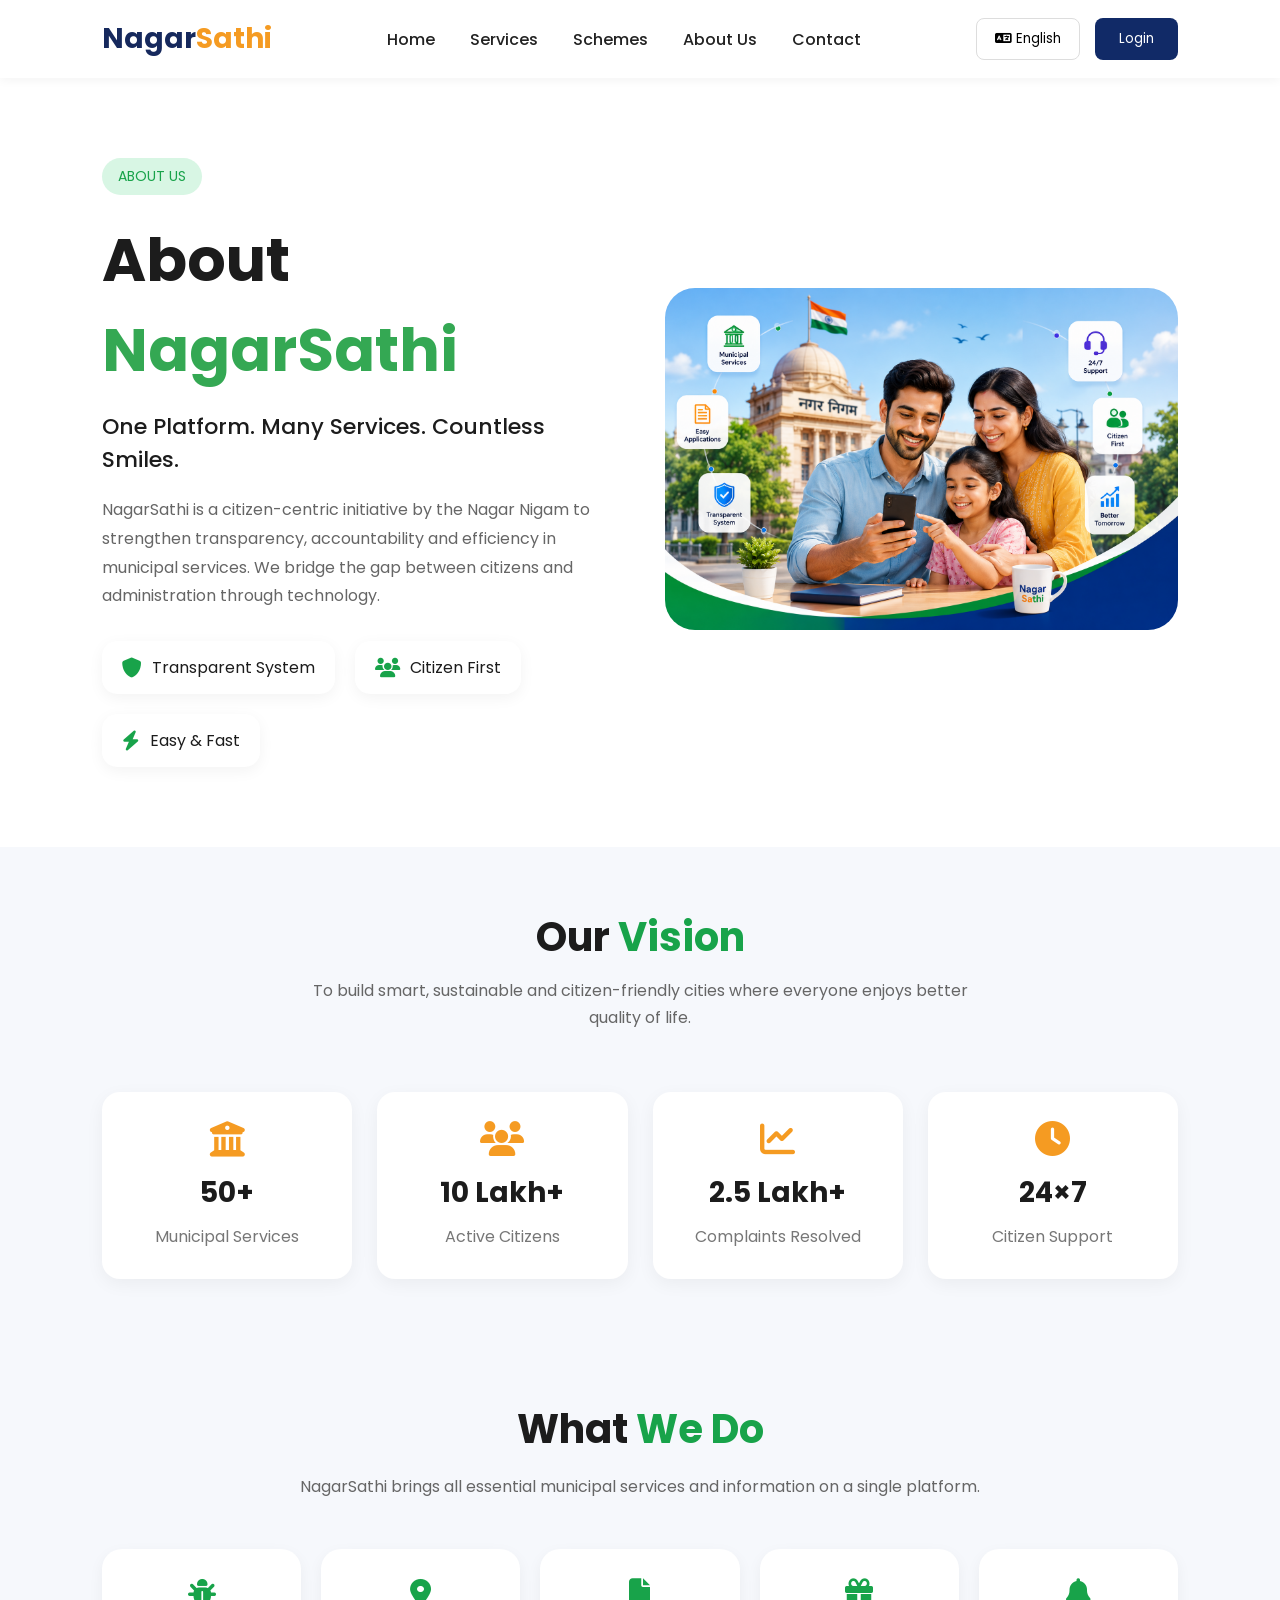
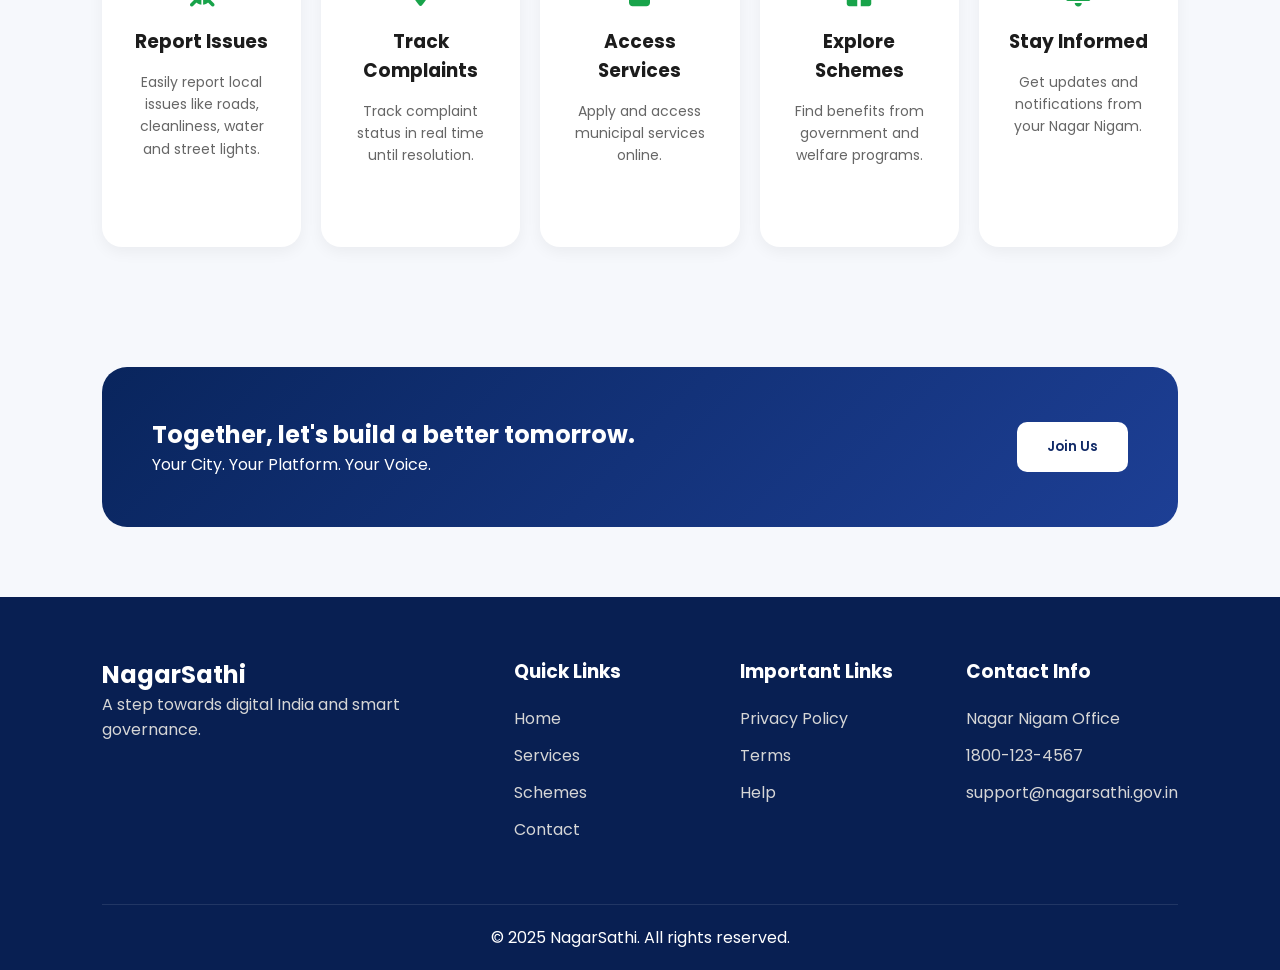
<file: about.html>
<!DOCTYPE html>
<html lang="en">
<head>
    <meta charset="UTF-8">
    <meta name="viewport" content="width=device-width, initial-scale=1.0">
    <title>About | NagarSathi</title>

    <!-- CSS -->
    <link rel="stylesheet" href="css/about.css">

    <!-- Icons -->
    <link rel="stylesheet"
    href="https://cdnjs.cloudflare.com/ajax/libs/font-awesome/6.5.2/css/all.min.css">

    <!-- Google Font -->
    <link href="https://fonts.googleapis.com/css2?family=Poppins:wght@300;400;500;600;700&display=swap" rel="stylesheet">
</head>

<body>

<!-- ================= NAVBAR ================= -->

<nav class="navbar">

    <div class="logo">
        Nagar<span>Sathi</span>
    </div>

    <ul class="nav-links">

        <li><a href="index.html">Home</a></li>

        <li><a href="services.html">Services</a></li>

        <li><a href="schemes.html">Schemes</a></li>

        <li><a class="active" href="about.html">About Us</a></li>

        <li><a href="contact.html">Contact</a></li>

    </ul>

    <div class="nav-right">

        <button class="language-btn">
            <i class="fa-solid fa-language"></i>
            English
        </button>

        <button class="login-btn">
            Login
        </button>

    </div>

</nav>


<!-- ================= HERO SECTION ================= -->

<section class="hero">

    <div class="hero-left">

        <span class="tag">
            ABOUT US
        </span>

        <h1>
            About
            <span>NagarSathi</span>
        </h1>

        <p class="subtitle">
            One Platform. Many Services. Countless Smiles.
        </p>

        <p class="description">
            NagarSathi is a citizen-centric initiative by the Nagar Nigam
            to strengthen transparency, accountability and efficiency in
            municipal services. We bridge the gap between citizens and
            administration through technology.
        </p>

        <div class="features">

            <div class="feature-box">
                <i class="fa-solid fa-shield"></i>
                <span>Transparent System</span>
            </div>

            <div class="feature-box">
                <i class="fa-solid fa-users"></i>
                <span>Citizen First</span>
            </div>

            <div class="feature-box">
                <i class="fa-solid fa-bolt"></i>
                <span>Easy & Fast</span>
            </div>

        </div>

    </div>

    <div class="hero-right">

        <img src="images/family.png"
        alt="citizen image">

    </div>

</section>



<!-- ================= VISION SECTION ================= -->

<section class="vision">

    <h2>
        Our
        <span>Vision</span>
    </h2>

    <p>
        To build smart, sustainable and citizen-friendly cities where everyone enjoys better quality of life.
    </p>

</section>



<!-- ================= STATS ================= -->

<section class="stats">

    <div class="card">

        <i class="fa-solid fa-building-columns"></i>

        <h3>50+</h3>

        <p>Municipal Services</p>

    </div>

    <div class="card">

        <i class="fa-solid fa-users"></i>

        <h3>10 Lakh+</h3>

        <p>Active Citizens</p>

    </div>

    <div class="card">

        <i class="fa-solid fa-chart-line"></i>

        <h3>2.5 Lakh+</h3>

        <p>Complaints Resolved</p>

    </div>

    <div class="card">

        <i class="fa-solid fa-clock"></i>

        <h3>24×7</h3>

        <p>Citizen Support</p>

    </div>

</section>



<!-- ================= WHAT WE DO ================= -->

<section class="services">

    <h2>
        What
        <span>We Do</span>
    </h2>

    <p>
        NagarSathi brings all essential municipal services and information on a single platform.
    </p>

    <div class="service-grid">


        <div class="service-card">

            <i class="fa-solid fa-bug"></i>

            <h3>Report Issues</h3>

            <p>
                Easily report local issues like roads,
                cleanliness, water and street lights.
            </p>

        </div>


        <div class="service-card">

            <i class="fa-solid fa-location-dot"></i>

            <h3>Track Complaints</h3>

            <p>
                Track complaint status in real time until resolution.
            </p>

        </div>


        <div class="service-card">

            <i class="fa-solid fa-file"></i>

            <h3>Access Services</h3>

            <p>
                Apply and access municipal services online.
            </p>

        </div>


        <div class="service-card">

            <i class="fa-solid fa-gift"></i>

            <h3>Explore Schemes</h3>

            <p>
                Find benefits from government and welfare programs.
            </p>

        </div>


        <div class="service-card">

            <i class="fa-solid fa-bell"></i>

            <h3>Stay Informed</h3>

            <p>
                Get updates and notifications from your Nagar Nigam.
            </p>

        </div>


    </div>

</section>



<!-- ================= CTA ================= -->

<section class="cta">

    <div>

        <h2>
            Together, let's build a better tomorrow.
        </h2>

        <p>
            Your City. Your Platform. Your Voice.
        </p>

    </div>

    <button>
        Join Us
    </button>

</section>



<!-- ================= FOOTER ================= -->

<footer>

    <div class="footer-grid">

        <div>

            <h2>
                Nagar<span>Sathi</span>
            </h2>

            <p>
                A step towards digital India and smart governance.
            </p>

        </div>

        <div>

            <h3>Quick Links</h3>

            <a href="index.html">Home</a>
            <a href="services.html">Services</a>
            <a href="schemes.html">Schemes</a>
            <a href="contact.html">Contact</a>

        </div>


        <div>

            <h3>Important Links</h3>

            <a href="#">Privacy Policy</a>
            <a href="#">Terms</a>
            <a href="#">Help</a>

        </div>


        <div>

            <h3>Contact Info</h3>

            <p>Nagar Nigam Office</p>
            <p>1800-123-4567</p>
            <p>support@nagarsathi.gov.in</p>

        </div>

    </div>

    <div class="copyright">

        © 2025 NagarSathi. All rights reserved.

    </div>

</footer>


<script src="js/about.js"></script>

</body>
</html>
</file>
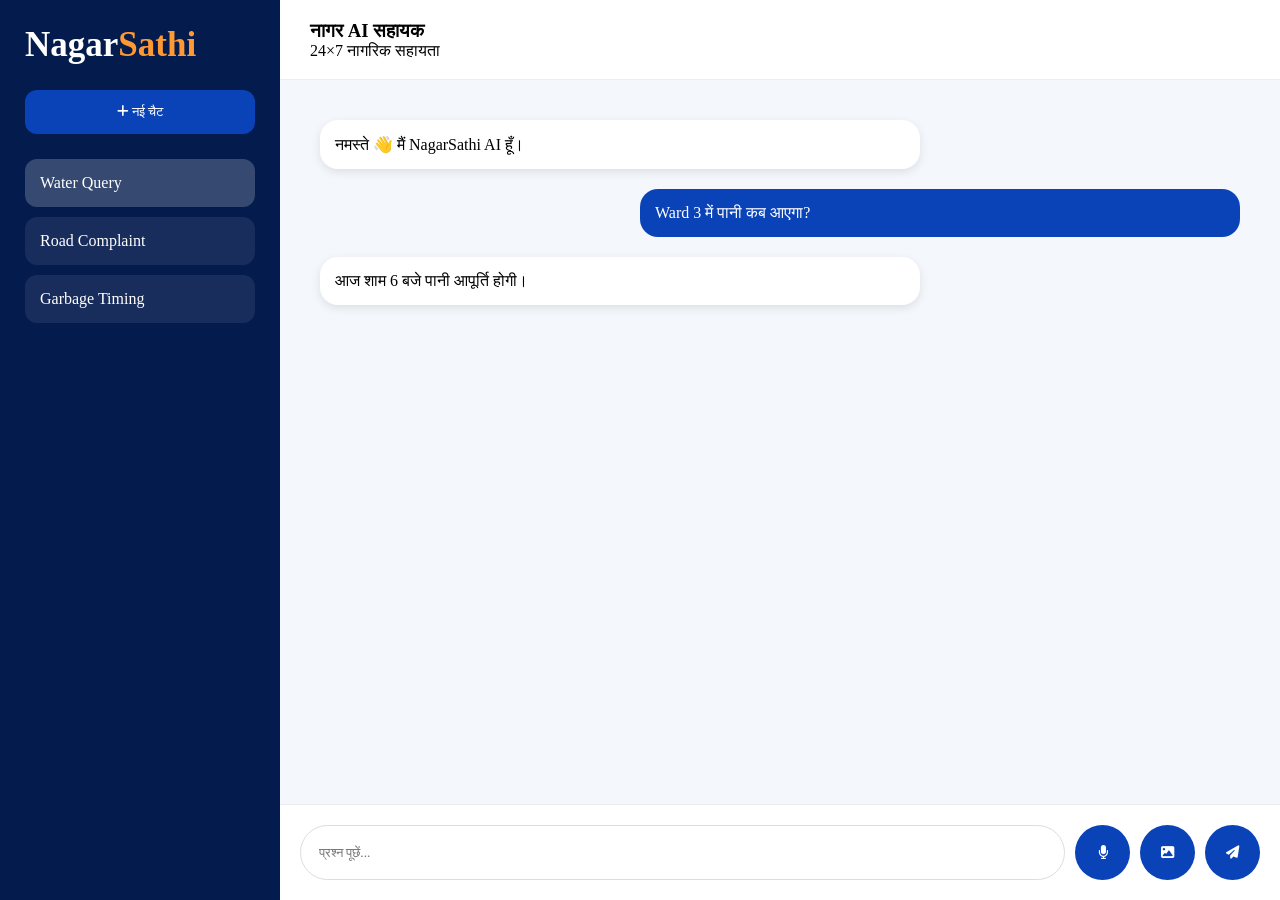
<file: chatbot.html>
<!DOCTYPE html>
<html lang="en">

<head>

<meta charset="UTF-8">
<meta name="viewport"
content="width=device-width,initial-scale=1">

<title>NagarSathi AI</title>

<link rel="stylesheet"
href="css/chatbot.css">

<link rel="stylesheet"
href="https://cdnjs.cloudflare.com/ajax/libs/font-awesome/6.5.1/css/all.min.css">

</head>

<body>

<div class="chat-container">

<div class="chat-sidebar">

<h2>Nagar<span>Sathi</span></h2>

<button>

<i class="fa-solid fa-plus"></i>

नई चैट

</button>


<div class="history">

<div class="item active">

Water Query

</div>

<div class="item">

Road Complaint

</div>

<div class="item">

Garbage Timing

</div>

</div>

</div>




<div class="chat-main">

<div class="chat-header">

<div>

<h3>नागर AI सहायक</h3>

<p>24×7 नागरिक सहायता</p>

</div>

</div>



<div class="chat-messages">

<div class="bot">

नमस्ते 👋 मैं NagarSathi AI हूँ।

</div>


<div class="user">

Ward 3 में पानी कब आएगा?

</div>


<div class="bot">

आज शाम 6 बजे पानी आपूर्ति होगी।

</div>

</div>




<div class="chat-input">

<input
id="userInput"
type="text"
placeholder="प्रश्न पूछें...">

<button id="micBtn">

<i class="fa-solid fa-microphone"></i>

</button>

<button id="imageBtn">

<i class="fa-solid fa-image"></i>

</button>

<input
id="imageUpload"
type="file"
hidden>

<button id="sendBtn">

<i class="fa-solid fa-paper-plane"></i>

</button>

</div>

</div>

</div>
<script src="js/database.js"></script>

<script src="js/search.js"></script>

<script src="js/chatbot.js"></script>

<script src="js/voice.js"></script>

<script src="js/imageAI.js"></script>
</body>

</html>
</file>
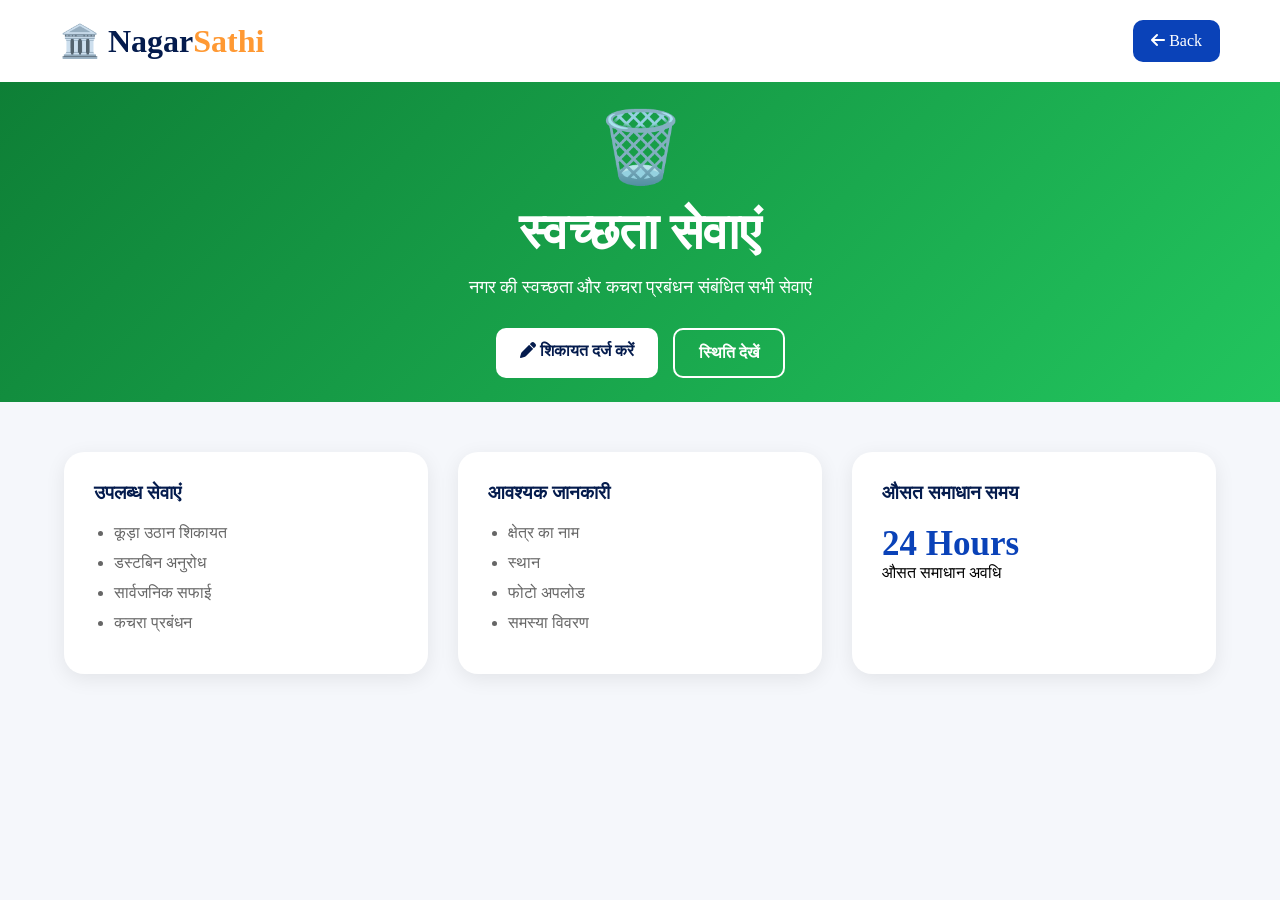
<file: cleanliness.html>
<!DOCTYPE html>
<html lang="en">

<head>

<meta charset="UTF-8">
<meta name="viewport" content="width=device-width,initial-scale=1">

<title>स्वच्छता सेवाएं | NagarSathi</title>

<link rel="stylesheet" href="css/service-detail.css">

<link rel="stylesheet"
href="https://cdnjs.cloudflare.com/ajax/libs/font-awesome/6.5.1/css/all.min.css">

</head>

<body>

<nav class="service-navbar">

<div class="logo">
🏛️ Nagar<span>Sathi</span>
</div>

<a href="services.html" class="back-btn">

<i class="fa-solid fa-arrow-left"></i>
Back

</a>

</nav>


<section class="hero cleanliness-bg">

<div class="hero-content">

<div class="service-icon">
🗑️
</div>

<h1>स्वच्छता सेवाएं</h1>

<p>

नगर की स्वच्छता और कचरा प्रबंधन संबंधित सभी सेवाएं

</p>

<div class="hero-buttons">

<a href="report.html" class="primary-btn">

<i class="fa-solid fa-pen"></i>

शिकायत दर्ज करें

</a>

<a href="track.html" class="secondary-btn">

स्थिति देखें

</a>

</div>

</div>

</section>



<section class="info-grid">

<div class="card">

<h3>उपलब्ध सेवाएं</h3>

<ul>

<li>कूड़ा उठान शिकायत</li>

<li>डस्टबिन अनुरोध</li>

<li>सार्वजनिक सफाई</li>

<li>कचरा प्रबंधन</li>

</ul>

</div>


<div class="card">

<h3>आवश्यक जानकारी</h3>

<ul>

<li>क्षेत्र का नाम</li>

<li>स्थान</li>

<li>फोटो अपलोड</li>

<li>समस्या विवरण</li>

</ul>

</div>


<div class="card">

<h3>औसत समाधान समय</h3>

<h2>24 Hours</h2>

<p>औसत समाधान अवधि</p>

</div>

</section>

</body>
</html>
</file>
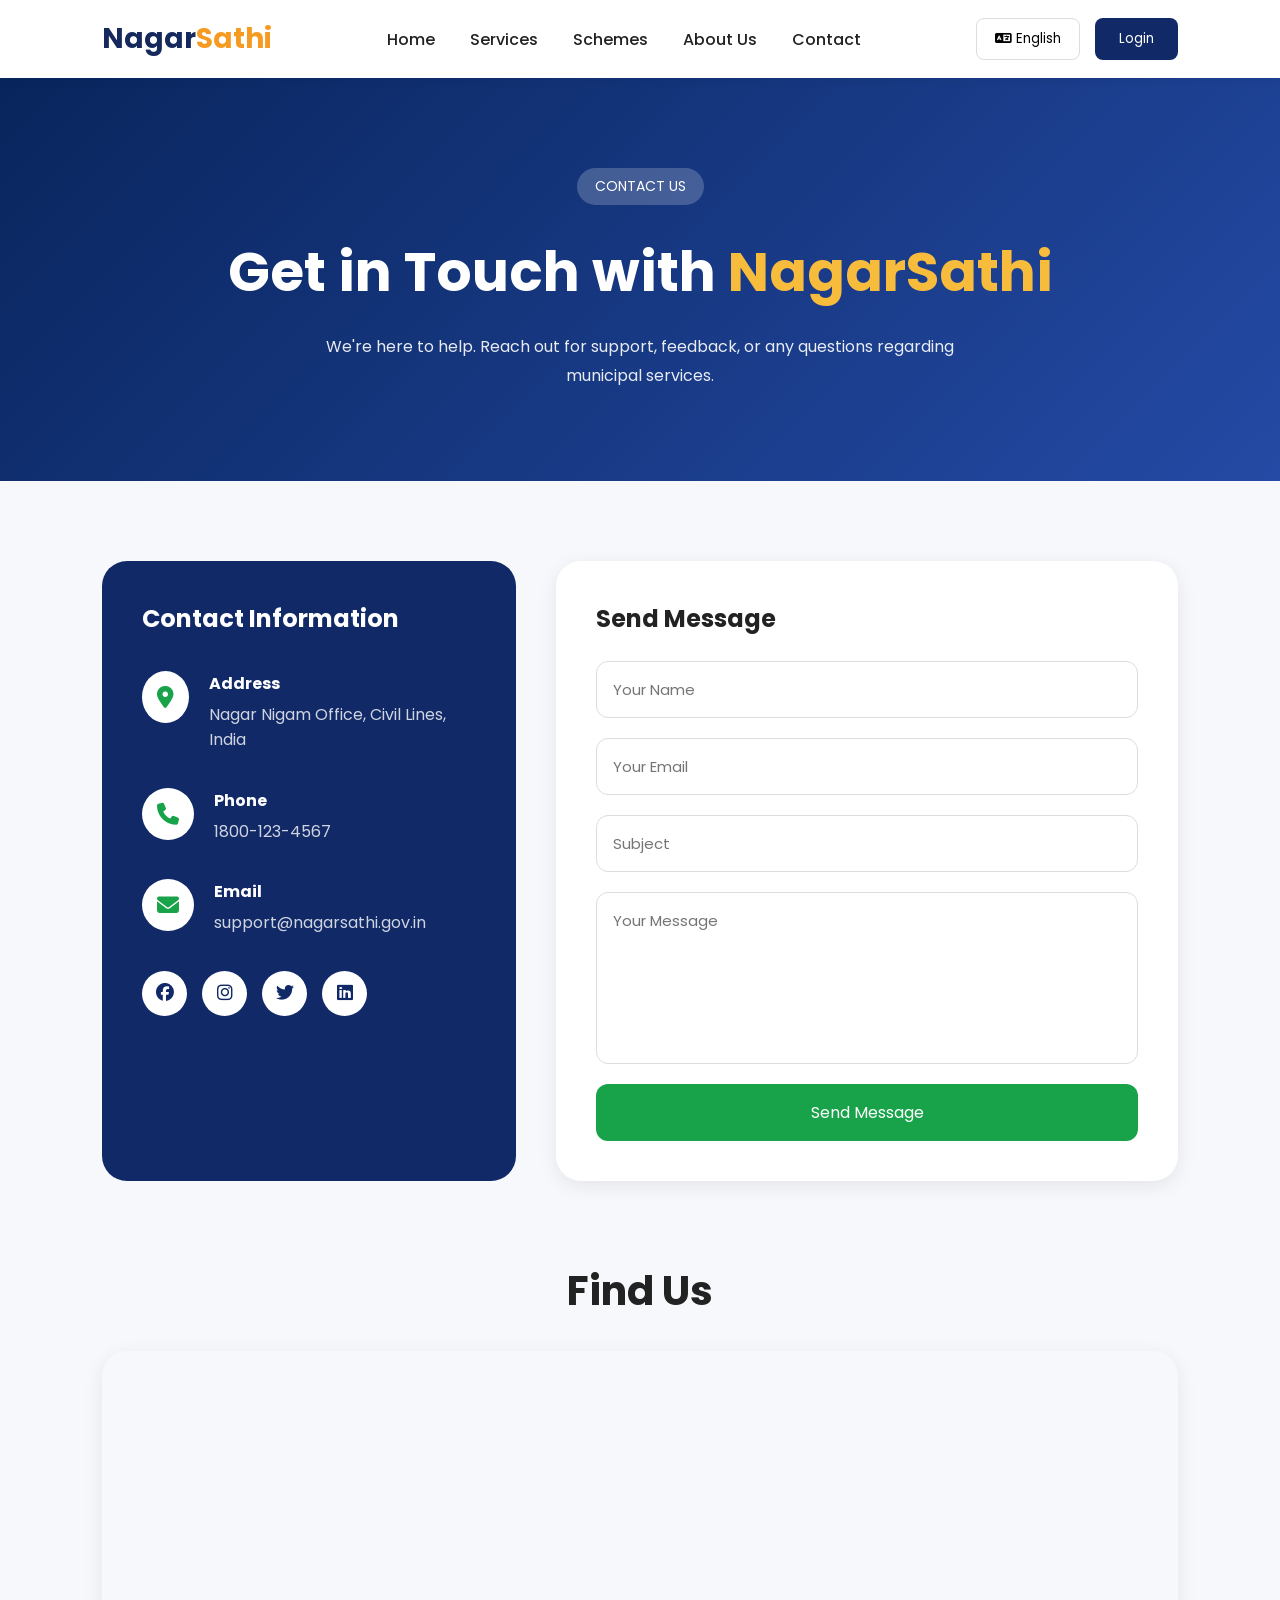
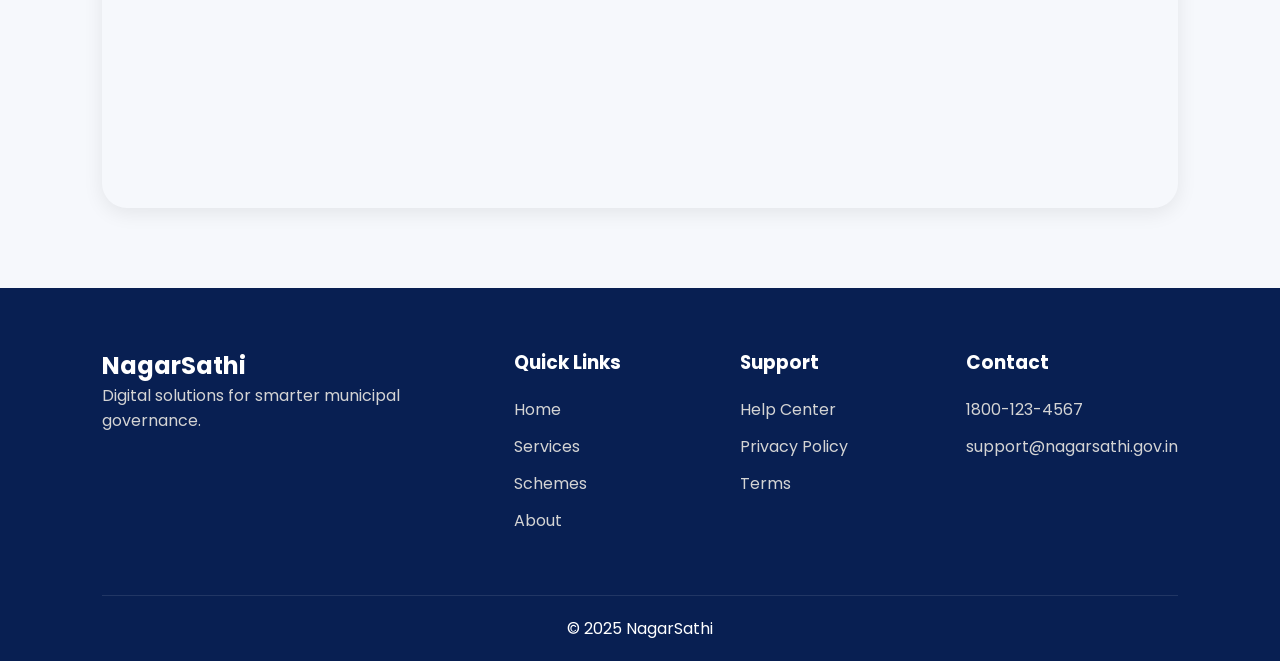
<file: contact.html>
<!DOCTYPE html>
<html lang="en">
<head>
<meta charset="UTF-8">
<meta name="viewport"
content="width=device-width, initial-scale=1.0">

<title>Contact | NagarSathi</title>

<link rel="stylesheet" href="css/contact.css">

<link rel="stylesheet"
href="https://cdnjs.cloudflare.com/ajax/libs/font-awesome/6.5.2/css/all.min.css">

<link href="https://fonts.googleapis.com/css2?family=Poppins:wght@300;400;500;600;700&display=swap"
rel="stylesheet">

</head>
<body>


<!-- ================= NAVBAR ================= -->

<nav class="navbar">

<div class="logo">
Nagar<span>Sathi</span>
</div>

<ul class="nav-links">

<a href="index.html">Home</a>

<a href="services.html">Services</a>

<a href="schemes.html">Schemes</a>

<li><a href="about.html">About Us</a></li>

<li><a class="active" href="contact.html">Contact</a></li>

</ul>

<div class="nav-right">

<button class="language-btn">

<i class="fa-solid fa-language"></i>
English

</button>

<button class="login-btn">

Login

</button>

</div>

</nav>



<!-- ================= HERO ================= -->

<section class="contact-hero">

<div class="hero-content">

<span class="tag">
CONTACT US
</span>

<h1>
Get in Touch
with <span>NagarSathi</span>
</h1>

<p>

We're here to help. Reach out for support,
feedback, or any questions regarding municipal
services.

</p>

</div>

</section>




<!-- ================= CONTACT SECTION ================= -->

<section class="contact-container">


<!-- LEFT INFO -->

<div class="contact-info">

<h2>Contact Information</h2>

<div class="info-box">

<i class="fa-solid fa-location-dot"></i>

<div>

<h4>Address</h4>

<p>
Nagar Nigam Office,
Civil Lines, India
</p>

</div>

</div>



<div class="info-box">

<i class="fa-solid fa-phone"></i>

<div>

<h4>Phone</h4>

<p>
1800-123-4567
</p>

</div>

</div>



<div class="info-box">

<i class="fa-solid fa-envelope"></i>

<div>

<h4>Email</h4>

<p>
support@nagarsathi.gov.in
</p>

</div>

</div>



<div class="socials">

<a href="#">
<i class="fa-brands fa-facebook"></i>
</a>

<a href="#">
<i class="fa-brands fa-instagram"></i>
</a>

<a href="#">
<i class="fa-brands fa-twitter"></i>
</a>

<a href="#">
<i class="fa-brands fa-linkedin"></i>
</a>

</div>

</div>




<!-- RIGHT FORM -->

<div class="contact-form">

<h2>Send Message</h2>

<form id="contactForm">

<input
type="text"
id="name"
placeholder="Your Name"
required
>

<input
type="email"
id="email"
placeholder="Your Email"
required
>

<input
type="text"
id="subject"
placeholder="Subject"
required
>

<textarea
id="message"
rows="6"
placeholder="Your Message"
required>
</textarea>

<button type="submit">

Send Message

</button>

</form>

</div>


</section>




<!-- ================= MAP SECTION ================= -->

<section class="map-section">

<h2>Find Us</h2>

<div class="map-box">

<iframe
src="https://www.google.com/maps/embed?pb=!1m18"
allowfullscreen=""
loading="lazy">
</iframe>

</div>

</section>




<!-- ================= FOOTER ================= -->

<footer>

<div class="footer-grid">

<div>

<h2>
Nagar<span>Sathi</span>
</h2>

<p>

Digital solutions for smarter
municipal governance.

</p>

</div>

<div>

<h3>Quick Links</h3>

<a href="index.html">Home</a>
            <a href="services.html">Services</a>
            <a href="schemes.html">Schemes</a>
<a href="about.html">About</a>

</div>

<div>

<h3>Support</h3>

<a href="#">Help Center</a>
<a href="#">Privacy Policy</a>
<a href="#">Terms</a>

</div>

<div>

<h3>Contact</h3>

<p>1800-123-4567</p>
<p>support@nagarsathi.gov.in</p>

</div>

</div>

<div class="copyright">

© 2025 NagarSathi

</div>

</footer>


<script src="js/contact.js"></script>

</body>
</html>
</file>
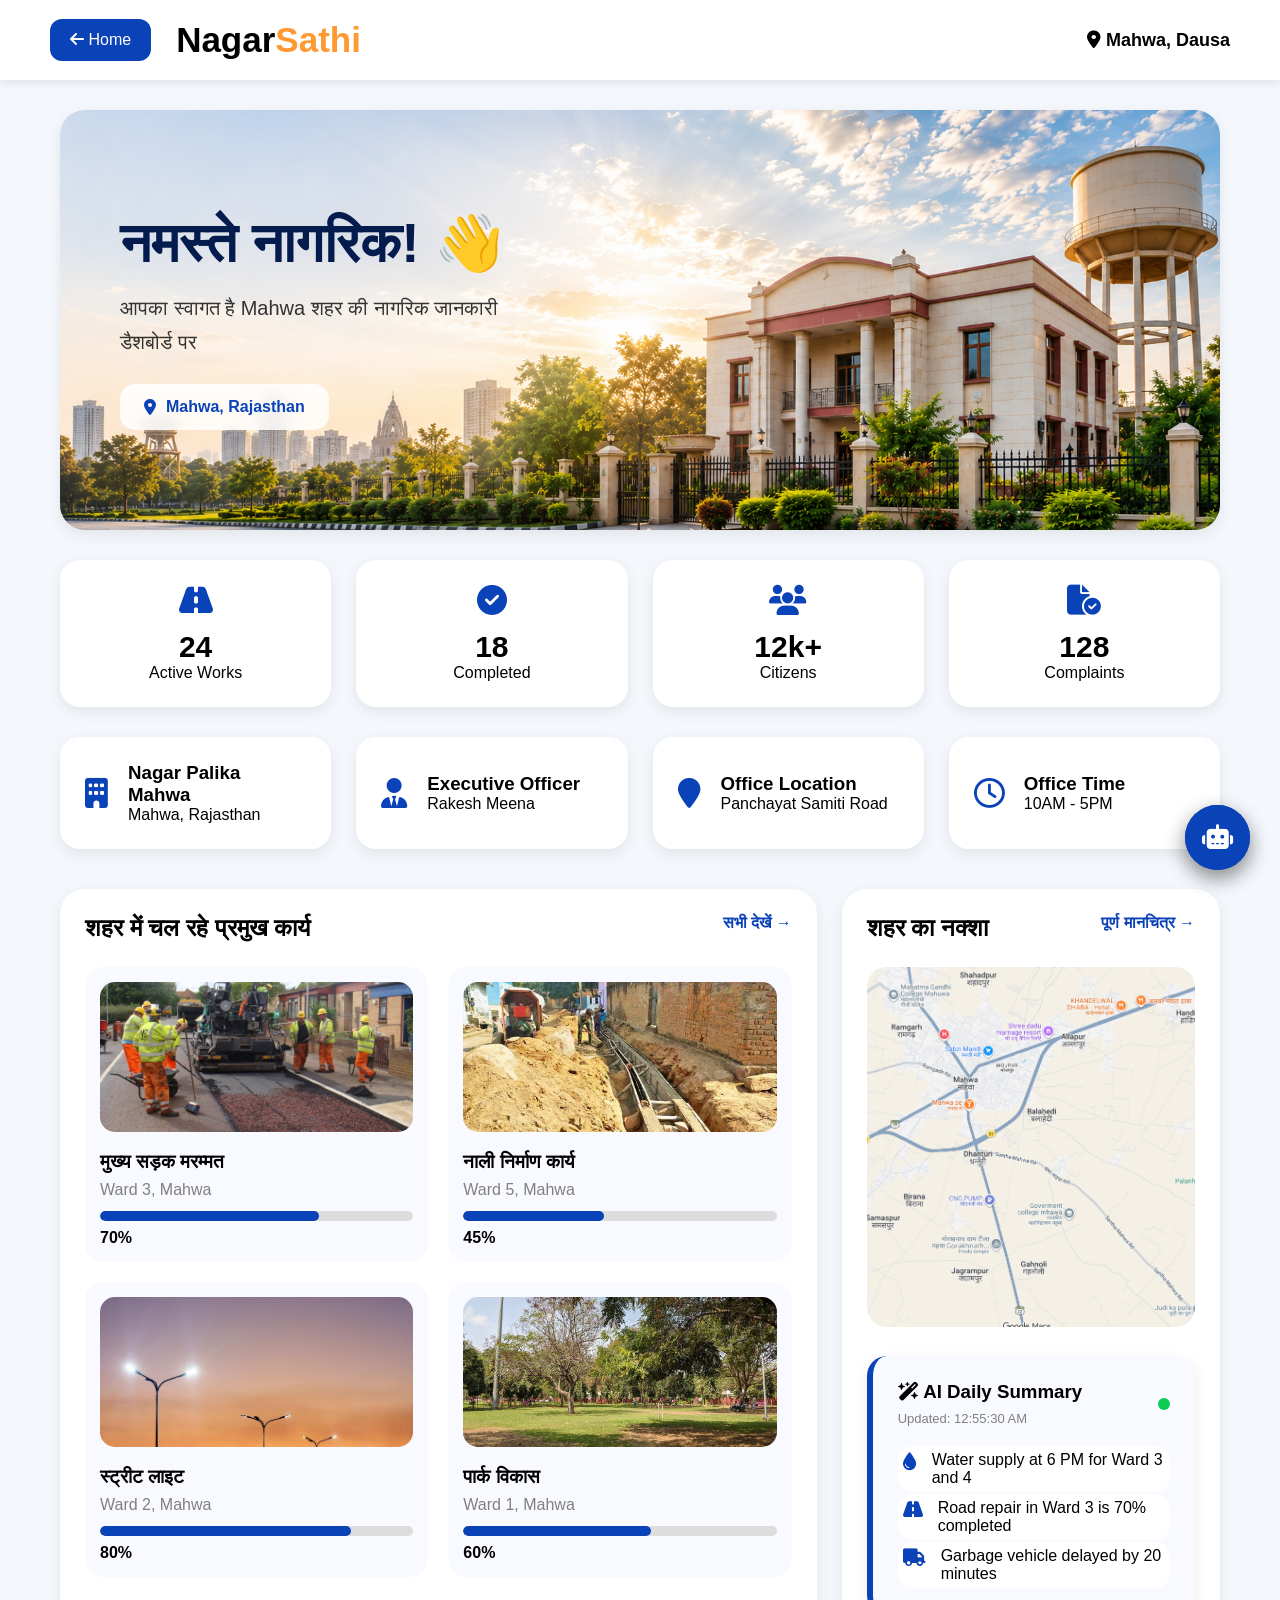
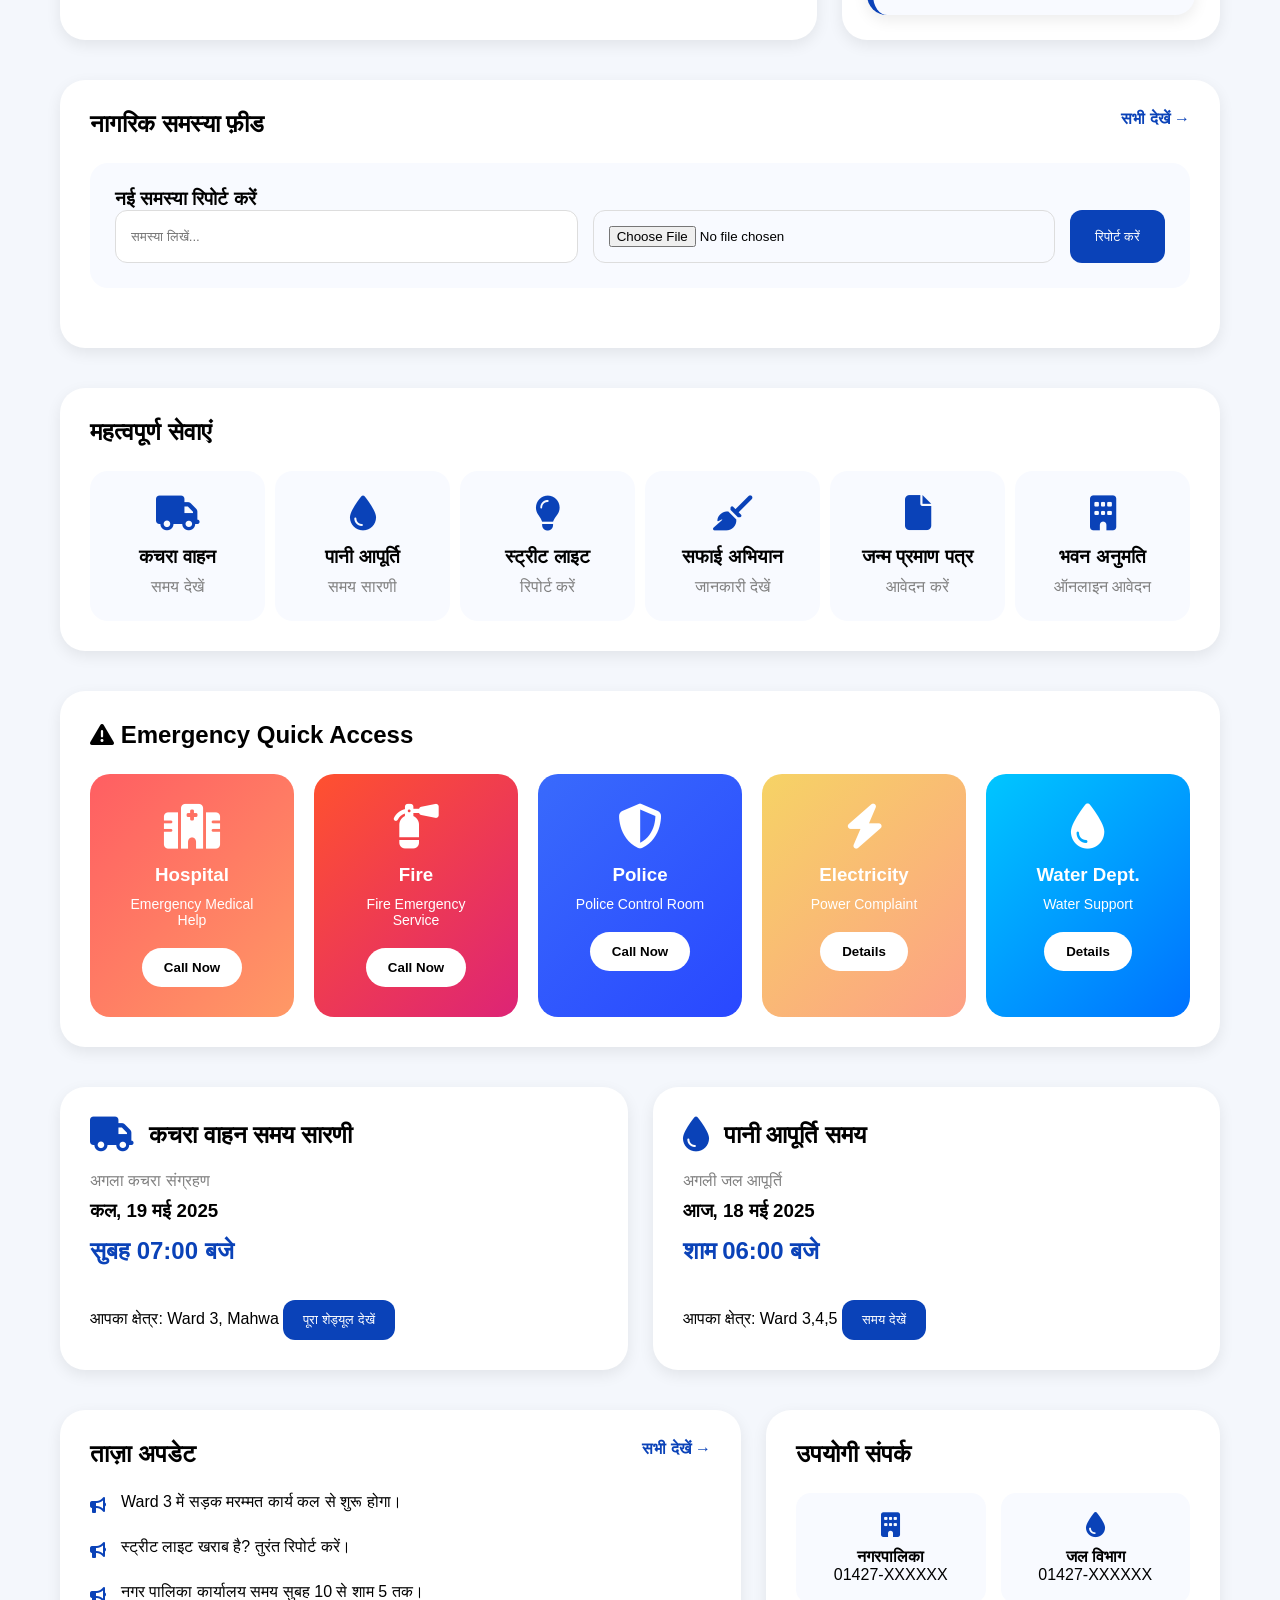
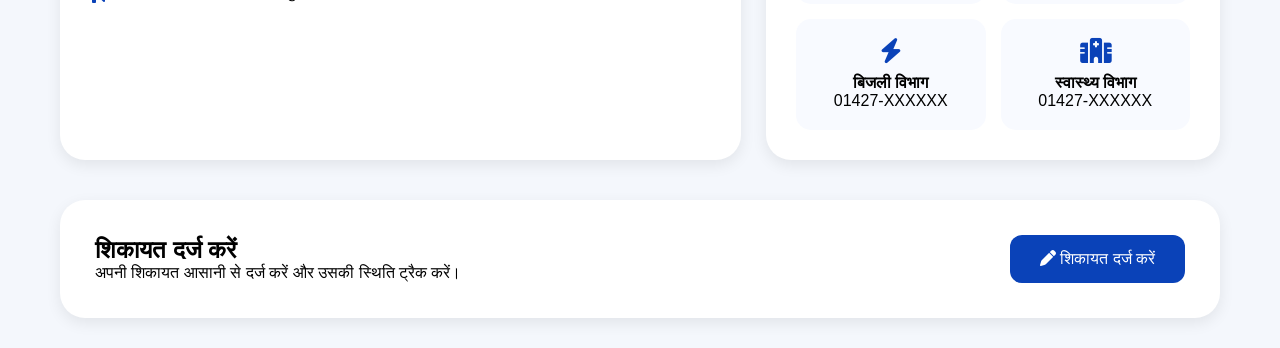
<file: dashboard.html>
<!DOCTYPE html>
<html lang="en">

<head>

<meta charset="UTF-8">
<meta name="viewport"
content="width=device-width,initial-scale=1.0">

<title>NagarSathi Dashboard</title>

<link rel="stylesheet"
href="css/dashboard.css">

<link rel="stylesheet"
href="https://cdnjs.cloudflare.com/ajax/libs/font-awesome/6.5.1/css/all.min.css">

</head>

<body>

<!-- TOP NAV -->

<nav class="top-nav">

<div class="left-nav">

<a href="index.html" class="back-btn">

<i class="fa-solid fa-arrow-left"></i>

Home

</a>

<h2>Nagar<span>Sathi</span></h2>

</div>


<div class="town-info">

<i class="fa-solid fa-location-dot"></i>

Mahwa, Dausa

</div>

</nav>



<!-- MAIN DASHBOARD -->

<div class="dashboard-container">


<section class="hero-section">

<div class="hero-left">

<h1>

नमस्ते नागरिक! 👋

</h1>

<p>

आपका स्वागत है Mahwa शहर की नागरिक जानकारी डैशबोर्ड पर

</p>

<div class="location">

<i class="fa-solid fa-location-dot"></i>

Mahwa, Rajasthan

</div>

</div>


</section>



<section class="quick-stats">

<div class="stat-card">

<i class="fa-solid fa-road"></i>

<h3>24</h3>

<p>Active Works</p>

</div>


<div class="stat-card">

<i class="fa-solid fa-circle-check"></i>

<h3>18</h3>

<p>Completed</p>

</div>


<div class="stat-card">

<i class="fa-solid fa-users"></i>

<h3>12k+</h3>

<p>Citizens</p>

</div>


<div class="stat-card">

<i class="fa-solid fa-file-circle-check"></i>

<h3>128</h3>

<p>Complaints</p>

</div>

</section>



<section class="info-cards">


<div class="info-box">

<i class="fa-solid fa-building"></i>

<div>

<h3>Nagar Palika Mahwa</h3>

<p>Mahwa, Rajasthan</p>

</div>

</div>



<div class="info-box">

<i class="fa-solid fa-user-tie"></i>

<div>

<h3>Executive Officer</h3>

<p>Rakesh Meena</p>

</div>

</div>



<div class="info-box">

<i class="fa-solid fa-location-pin"></i>

<div>

<h3>Office Location</h3>

<p>Panchayat Samiti Road</p>

</div>

</div>



<div class="info-box">

<i class="fa-regular fa-clock"></i>

<div>

<h3>Office Time</h3>

<p>10AM - 5PM</p>

</div>

</div>


</section>
<!-- ONGOING WORKS + MAP -->

<section class="work-map-container">

<div class="works-section">

<div class="section-head">

<h2>शहर में चल रहे प्रमुख कार्य</h2>

<a href="#">सभी देखें →</a>

</div>


<div class="work-grid">


<div class="work-card">

<img src="images/road.jpg">

<h3>मुख्य सड़क मरम्मत</h3>

<p>Ward 3, Mahwa</p>

<div class="progress">

<div class="progress-fill p70"></div>

</div>

<span>70%</span>

</div>



<div class="work-card">

<img src="images/drain.jpg">

<h3>नाली निर्माण कार्य</h3>

<p>Ward 5, Mahwa</p>

<div class="progress">

<div class="progress-fill p45"></div>

</div>

<span>45%</span>

</div>



<div class="work-card">

<img src="images/light.jpg">

<h3>स्ट्रीट लाइट</h3>

<p>Ward 2, Mahwa</p>

<div class="progress">

<div class="progress-fill p80"></div>

</div>

<span>80%</span>

</div>



<div class="work-card">

<img src="images/park.jpg">

<h3>पार्क विकास</h3>

<p>Ward 1, Mahwa</p>

<div class="progress">

<div class="progress-fill p60"></div>

</div>

<span>60%</span>

</div>

</div>

</div>




<div class="map-section">

<div class="section-head">

<h2>शहर का नक्शा</h2>

<a href="#">पूर्ण मानचित्र →</a>

</div>

<img
class="city-map"
src="images/map.png">

<div class="ai-summary">

<div class="summary-top">

<div>

<h3>

<i class="fa-solid fa-wand-magic-sparkles"></i>

AI Daily Summary

</h3>

<p id="summaryTime">

Updated just now

</p>

</div>

<div class="live-dot"></div>

</div>



<div id="summaryContent">

<div class="summary-item">

<i class="fa-solid fa-droplet"></i>

<p>

Water supply at 6:00 PM for Ward 3 & 4

</p>

</div>


<div class="summary-item">

<i class="fa-solid fa-road"></i>

<p>

Road repair work in Ward 3 is 70% completed

</p>

</div>


<div class="summary-item">

<i class="fa-solid fa-truck"></i>

<p>

Garbage vehicle delayed by 20 minutes

</p>

</div>

</div>

</div>
</div>


</section>


<section class="community-section">

<div class="section-head">

<h2>नागरिक समस्या फ़ीड</h2>

<a href="#">सभी देखें →</a>

</div>



<div class="report-box">

<h3>नई समस्या रिपोर्ट करें</h3>

<div class="report-form">

<input
id="issueText"
type="text"
placeholder="समस्या लिखें...">

<input
id="issueImage"
type="file">

<button
onclick="createIssue()">

रिपोर्ट करें

</button>

</div>

</div>



<div
class="community-feed"
id="communityFeed">

</div>

</section>


<!-- IMPORTANT SERVICES -->

<section class="services-section">

<h2>महत्वपूर्ण सेवाएं</h2>

<div class="service-grid">


<div class="service-card">

<i class="fa-solid fa-truck"></i>

<h3>कचरा वाहन</h3>

<p>समय देखें</p>

</div>


<div class="service-card">

<i class="fa-solid fa-droplet"></i>

<h3>पानी आपूर्ति</h3>

<p>समय सारणी</p>

</div>



<div class="service-card">

<i class="fa-solid fa-lightbulb"></i>

<h3>स्ट्रीट लाइट</h3>

<p>रिपोर्ट करें</p>

</div>



<div class="service-card">

<i class="fa-solid fa-broom"></i>

<h3>सफाई अभियान</h3>

<p>जानकारी देखें</p>

</div>



<div class="service-card">

<i class="fa-solid fa-file"></i>

<h3>जन्म प्रमाण पत्र</h3>

<p>आवेदन करें</p>

</div>



<div class="service-card">

<i class="fa-solid fa-building"></i>

<h3>भवन अनुमति</h3>

<p>ऑनलाइन आवेदन</p>

</div>


</div>

</section>

<!-- EMERGENCY QUICK ACCESS -->

<section class="emergency-section">

<h2>

<i class="fa-solid fa-triangle-exclamation"></i>

Emergency Quick Access

</h2>


<div class="emergency-grid">


<div class="emergency-card hospital">

<i class="fa-solid fa-hospital"></i>

<h3>Hospital</h3>

<p>Emergency Medical Help</p>

<a href="tel:108">

<button>

Call Now

</button>

</a>

</div>



<div class="emergency-card fire">

<i class="fa-solid fa-fire-extinguisher"></i>

<h3>Fire</h3>

<p>Fire Emergency Service</p>

<a href="tel:101">

<button>

Call Now

</button>

</a>

</div>



<div class="emergency-card police">

<i class="fa-solid fa-shield-halved"></i>

<h3>Police</h3>

<p>Police Control Room</p>

<a href="tel:100">

<button>

Call Now

</button>

</a>

</div>




<div class="emergency-card electricity">

<i class="fa-solid fa-bolt"></i>

<h3>Electricity</h3>

<p>Power Complaint</p>

<a href="#">

<button>

Details

</button>

</a>

</div>



<div class="emergency-card water">

<i class="fa-solid fa-droplet"></i>

<h3>Water Dept.</h3>

<p>Water Support</p>

<a href="#">

<button>

Details

</button>

</a>

</div>


</div>

</section>
<!-- SCHEDULE SECTION -->

<section class="schedule-container">

<div class="schedule-card">

<div class="schedule-top">

<i class="fa-solid fa-truck"></i>

<h2>कचरा वाहन समय सारणी</h2>

</div>

<p>अगला कचरा संग्रहण</p>

<h3>कल, 19 मई 2025</h3>

<h1>सुबह 07:00 बजे</h1>

<span>आपका क्षेत्र: Ward 3, Mahwa</span>

<button>पूरा शेड्यूल देखें</button>

</div>




<div class="schedule-card">

<div class="schedule-top">

<i class="fa-solid fa-droplet"></i>

<h2>पानी आपूर्ति समय</h2>

</div>

<p>अगली जल आपूर्ति</p>

<h3>आज, 18 मई 2025</h3>

<h1>शाम 06:00 बजे</h1>

<span>आपका क्षेत्र: Ward 3,4,5</span>

<button>समय देखें</button>

</div>

</section>





<!-- LATEST UPDATES -->

<section class="updates-contact-container">


<div class="updates-box">

<div class="section-head">

<h2>ताज़ा अपडेट</h2>

<a href="#">सभी देखें →</a>

</div>


<div class="update-item">

<i class="fa-solid fa-bullhorn"></i>

<p>

Ward 3 में सड़क मरम्मत कार्य कल से शुरू होगा।

</p>

</div>


<div class="update-item">

<i class="fa-solid fa-bullhorn"></i>

<p>

स्ट्रीट लाइट खराब है? तुरंत रिपोर्ट करें।

</p>

</div>


<div class="update-item">

<i class="fa-solid fa-bullhorn"></i>

<p>

नगर पालिका कार्यालय समय सुबह 10 से शाम 5 तक।

</p>

</div>

</div>





<div class="contacts-box">

<h2>उपयोगी संपर्क</h2>


<div class="contact-grid">


<div class="contact-card">

<i class="fa-solid fa-building"></i>

<h4>नगरपालिका</h4>

<p>01427-XXXXXX</p>

</div>


<div class="contact-card">

<i class="fa-solid fa-droplet"></i>

<h4>जल विभाग</h4>

<p>01427-XXXXXX</p>

</div>



<div class="contact-card">

<i class="fa-solid fa-bolt"></i>

<h4>बिजली विभाग</h4>

<p>01427-XXXXXX</p>

</div>



<div class="contact-card">

<i class="fa-solid fa-hospital"></i>

<h4>स्वास्थ्य विभाग</h4>

<p>01427-XXXXXX</p>

</div>

</div>

</div>

</section>





<!-- COMPLAINT QUICK ACTION -->

<section class="complaint-box">

<div>

<h2>शिकायत दर्ज करें</h2>

<p>

अपनी शिकायत आसानी से दर्ज करें और उसकी स्थिति ट्रैक करें।

</p>

</div>


<a href="report.html">

<button>

<i class="fa-solid fa-pen"></i>

शिकायत दर्ज करें

</button>

</a>

</section>
</div>
<!-- Floating Chat Button -->

<div class="chat-float" onclick="openChat()">

<i class="fa-solid fa-robot"></i>

</div>



<!-- Chat Popup -->

<div class="chat-popup" id="chatBox">

<div class="chat-header">

<div>

<h3>नागर AI सहायक</h3>

<p>24×7 सहायता उपलब्ध</p>

</div>

<button onclick="closeChat()">

<i class="fa-solid fa-xmark"></i>

</button>

</div>



<div class="chat-body">

<div class="bot-message">

नमस्ते 👋 मैं NagarSathi AI हूँ।
मैं आपकी कैसे सहायता कर सकता हूँ?

</div>

</div>



<div class="chat-input">

<input
type="text"
placeholder="अपना प्रश्न लिखें...">

<button>

<i class="fa-solid fa-paper-plane"></i>

</button>

</div>

</div>
<script>

function openChat(){

document.getElementById(
'chatBox'
).style.display="flex";

}

function closeChat(){

document.getElementById(
'chatBox'
).style.display="none";

}

</script>
<!-- FLOAT BUTTON -->

<div class="chat-float"
onclick="openChat()">

<i class="fa-solid fa-robot"></i>

</div>



<!-- CHAT WINDOW -->

<div class="chat-modal"
id="chatModal">

<button
class="close-chat"
onclick="closeChat()">

×

</button>

<iframe
src="chatbot.html">

</iframe>

</div>
<script>

function openChat(){

document.getElementById(
"chatModal"
).style.display="block";

}

function closeChat(){

document.getElementById(
"chatModal"
).style.display="none";

}

</script>
<script src="js/community.js"></script>
<script src="js/summary.js"></script>
</body>
</html>
</file>
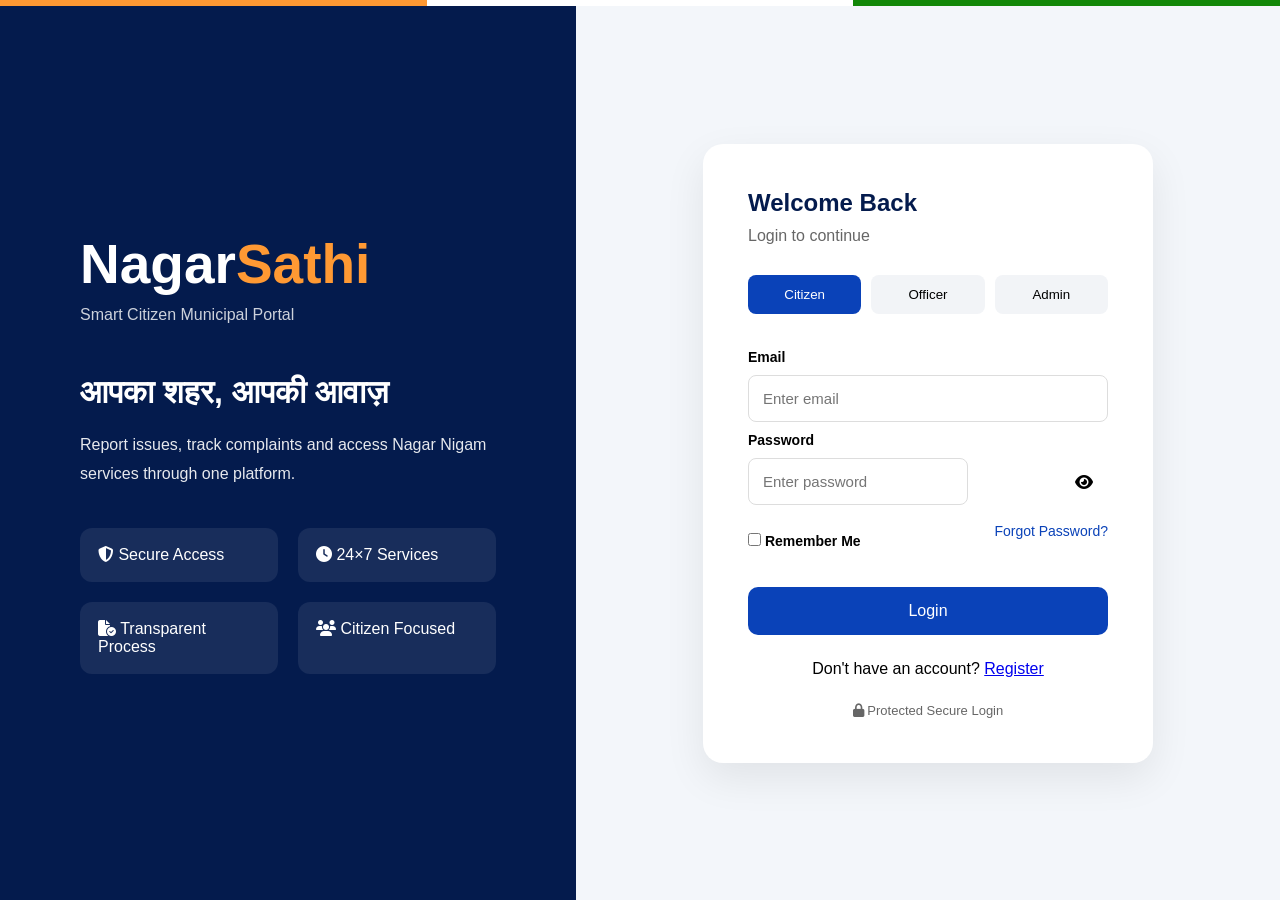
<file: login.html>
<!DOCTYPE html>
<html lang="en">

<head>
<meta charset="UTF-8">
<meta name="viewport" content="width=device-width, initial-scale=1">

<title>NagarSathi Portal Login</title>

<link rel="stylesheet" href="css/login.css">

<link rel="stylesheet"
href="https://cdnjs.cloudflare.com/ajax/libs/font-awesome/6.5.1/css/all.min.css">

</head>

<body>

<div class="top-strip">
<div class="orange"></div>
<div class="white"></div>
<div class="green"></div>
</div>

<div class="login-page">

<!-- LEFT -->

<div class="left-panel">

<div class="branding">

<h1>
Nagar<span>Sathi</span>
</h1>

<p>

Smart Citizen Municipal Portal

</p>

</div>


<div class="info-box">

<h2>

आपका शहर, आपकी आवाज़

</h2>

<p>

Report issues, track complaints and access Nagar Nigam services through one platform.

</p>

<div class="features">

<div>
<i class="fa-solid fa-shield-halved"></i>
Secure Access
</div>

<div>
<i class="fa-solid fa-clock"></i>
24×7 Services
</div>

<div>
<i class="fa-solid fa-file-circle-check"></i>
Transparent Process
</div>

<div>
<i class="fa-solid fa-users"></i>
Citizen Focused
</div>

</div>

</div>

</div>



<!-- RIGHT -->

<div class="right-panel">

<div class="login-card">

<h2>

Welcome Back

</h2>

<p>

Login to continue

</p>


<div class="role-selector">

<button class="role active-role">

Citizen

</button>

<button class="role">

Officer

</button>

<button class="role">

Admin

</button>

</div>


<form id="loginForm">

<label>Email</label>

<input
type="email"
placeholder="Enter email"
required>


<label>Password</label>

<div class="password-field">

<input
type="password"
id="password"
placeholder="Enter password"
required>

<i
id="eyeBtn"
class="fa-solid fa-eye">

</i>

</div>


<div class="row">

<label>

<input type="checkbox">

Remember Me

</label>

<a href="#">

Forgot Password?

</a>

</div>


<button
class="submit-btn"
type="submit">

Login

</button>

</form>


<div class="signup-text">

Don't have an account?

<a href="#">

Register

</a>

</div>


<div class="secure">

<i class="fa-solid fa-lock"></i>

Protected Secure Login

</div>

</div>

</div>

</div>


<script src="js/login.js"></script>

</body>
</html>
</file>
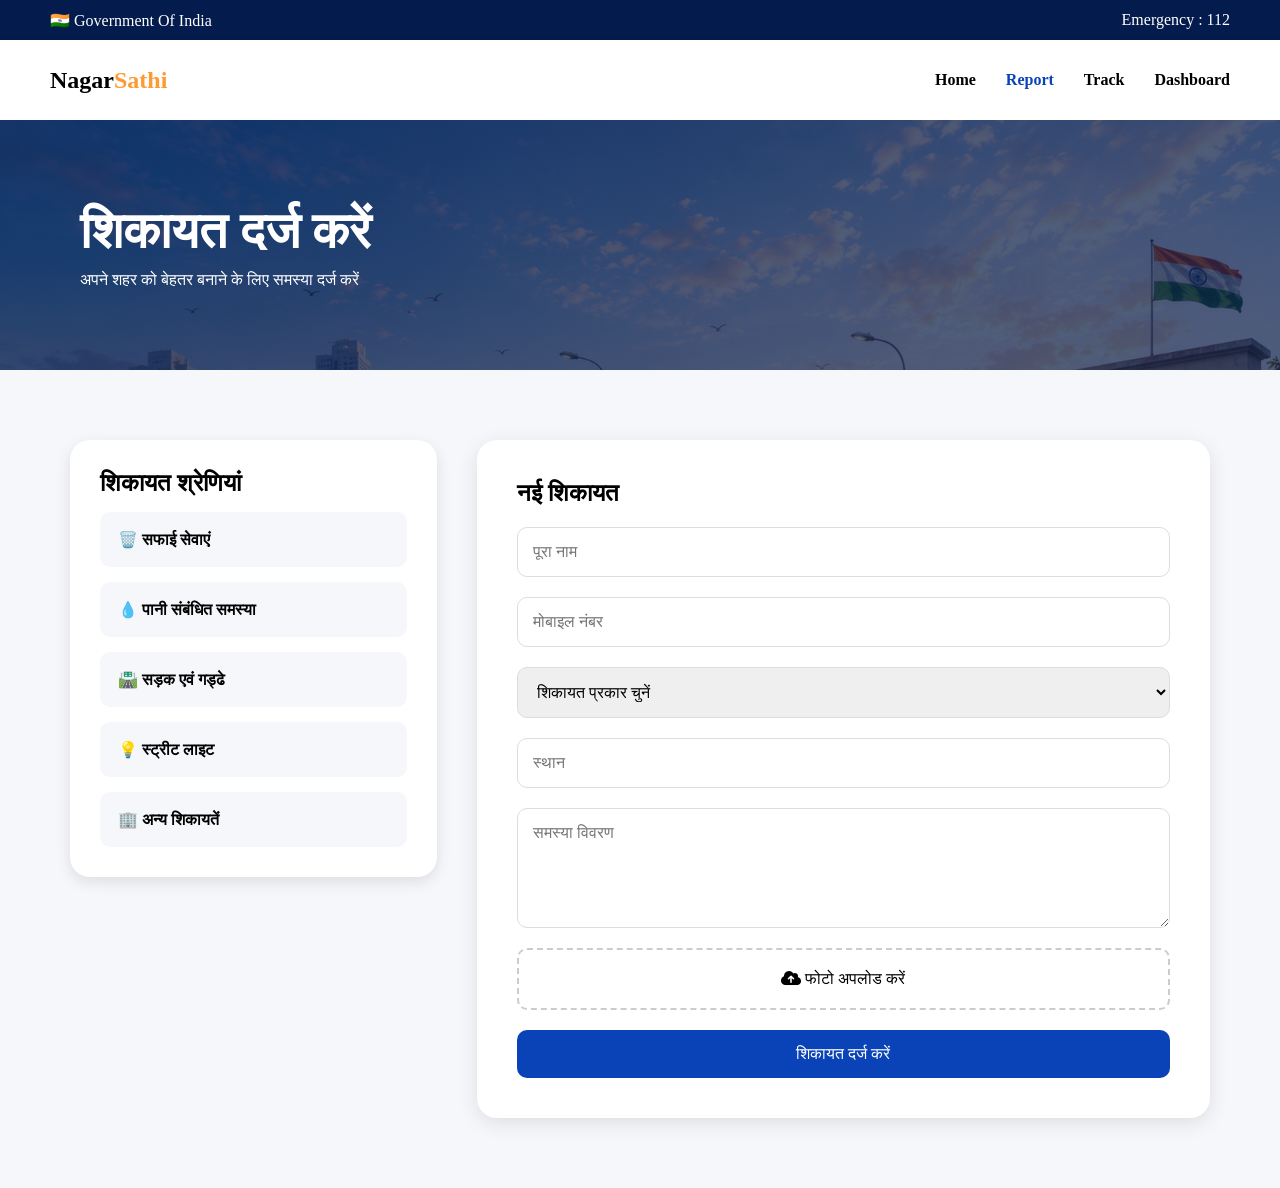
<file: report.html>
<!DOCTYPE html>
<html lang="en">

<head>

<meta charset="UTF-8">
<meta name="viewport"
content="width=device-width,initial-scale=1">

<title>Report Complaint</title>

<link rel="stylesheet"
href="css/report.css">

<link rel="stylesheet"
href="https://cdnjs.cloudflare.com/ajax/libs/font-awesome/6.5.1/css/all.min.css">

</head>

<body>


<!-- TOP BAR -->

<div class="topbar">

<div>
🇮🇳 Government Of India
</div>

<div>

Emergency : 112

</div>

</div>



<!-- NAVBAR -->

<nav class="navbar">

<div class="logo">

<h1>Nagar<span>Sathi</span></h1>

</div>


<ul>

<li>
<a href="index.html">Home</a>
</li>

<li class="active">
<a href="report.html">Report</a>
</li>

<li>
<a href="track.html">Track</a>
</li>

<li>
<a href="dashboard.html">Dashboard</a>
</li>

</ul>

</nav>



<!-- HERO -->

<section class="report-hero">

<div class="overlay"></div>

<div class="hero-text">

<h1>

शिकायत दर्ज करें

</h1>

<p>

अपने शहर को बेहतर बनाने के लिए समस्या दर्ज करें

</p>

</div>

</section>



<!-- FORM SECTION -->

<section class="report-container">

<div class="left-info">

<h2>

शिकायत श्रेणियां

</h2>


<div class="info-card">

🗑️ सफाई सेवाएं

</div>

<div class="info-card">

💧 पानी संबंधित समस्या

</div>

<div class="info-card">

🛣️ सड़क एवं गड्ढे

</div>

<div class="info-card">

💡 स्ट्रीट लाइट

</div>

<div class="info-card">

🏢 अन्य शिकायतें

</div>

</div>



<div class="form-box">

<h2>

नई शिकायत

</h2>


<form id="complaintForm">

<input
type="text"
placeholder="पूरा नाम"
required>

<input
type="tel"
placeholder="मोबाइल नंबर"
required>


<select required>

<option>

शिकायत प्रकार चुनें

</option>

<option>सफाई</option>

<option>पानी</option>

<option>सड़क</option>

<option>स्ट्रीट लाइट</option>

</select>


<input
type="text"
placeholder="स्थान">

<textarea
placeholder="समस्या विवरण">
</textarea>


<label class="upload">

<i class="fa-solid fa-cloud-arrow-up"></i>

फोटो अपलोड करें

<input type="file">

</label>


<button type="submit">

शिकायत दर्ज करें

</button>

</form>


<div id="success">

</div>

</div>

</section>

<script src="js/report.js"></script>

</body>

</html>
</file>
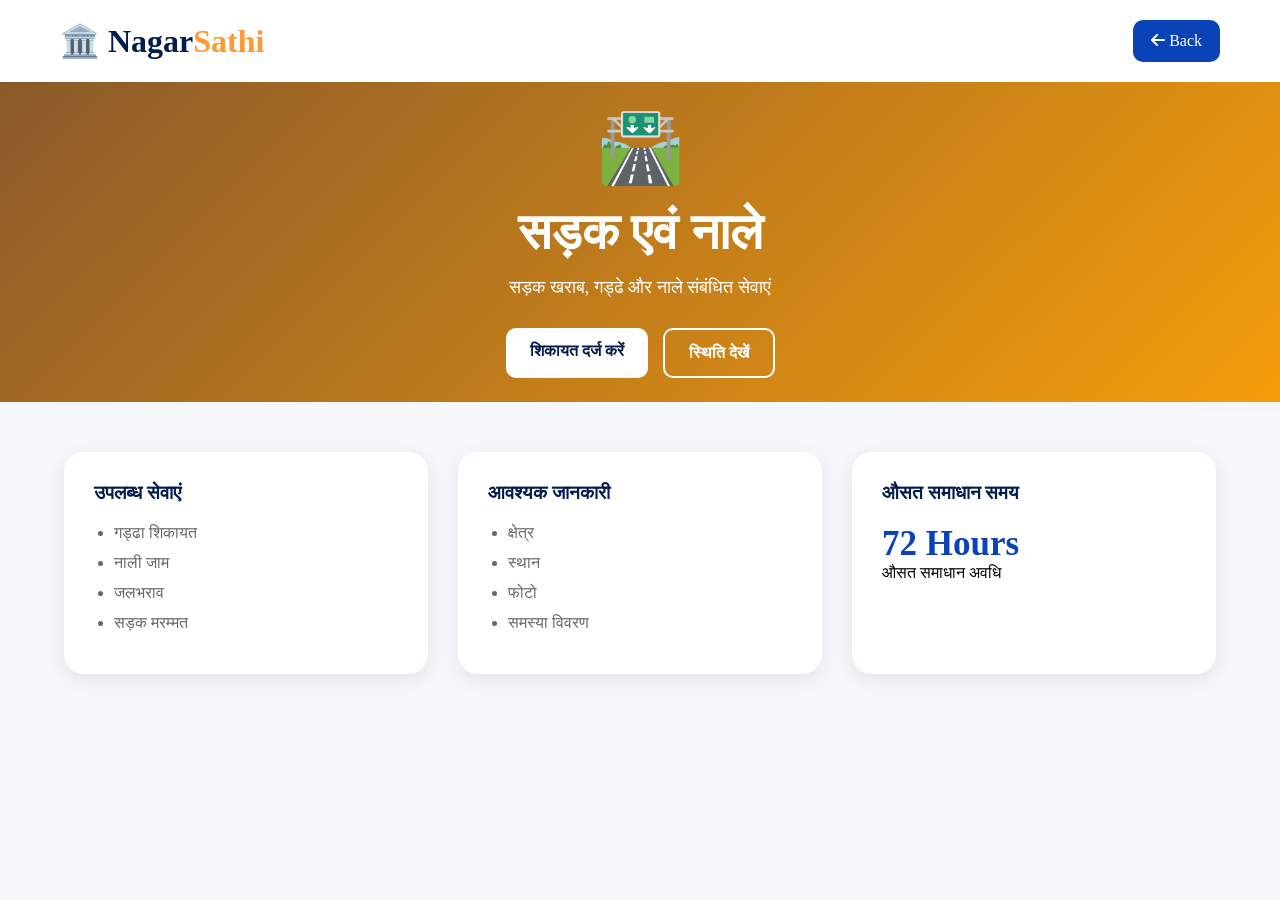
<file: roads.html>
<!DOCTYPE html>
<html lang="en">

<head>

<meta charset="UTF-8">
<meta name="viewport"
content="width=device-width,initial-scale=1">

<title>सड़क एवं नाले | NagarSathi</title>

<link rel="stylesheet"
href="css/service-detail.css">

<link rel="stylesheet"
href="https://cdnjs.cloudflare.com/ajax/libs/font-awesome/6.5.1/css/all.min.css">

</head>

<body>

<nav class="service-navbar">

<div class="logo">
🏛️ Nagar<span>Sathi</span>
</div>

<a href="services.html" class="back-btn">

<i class="fa-solid fa-arrow-left"></i>
Back

</a>

</nav>


<section class="hero roads-bg">

<div class="hero-content">

<div class="service-icon">
🛣️
</div>

<h1>सड़क एवं नाले</h1>

<p>

सड़क खराब, गड्ढे और नाले संबंधित सेवाएं

</p>

<div class="hero-buttons">

<a href="report.html" class="primary-btn">

शिकायत दर्ज करें

</a>

<a href="track.html" class="secondary-btn">

स्थिति देखें

</a>

</div>

</div>

</section>



<section class="info-grid">

<div class="card">

<h3>उपलब्ध सेवाएं</h3>

<ul>

<li>गड्ढा शिकायत</li>

<li>नाली जाम</li>

<li>जलभराव</li>

<li>सड़क मरम्मत</li>

</ul>

</div>


<div class="card">

<h3>आवश्यक जानकारी</h3>

<ul>

<li>क्षेत्र</li>

<li>स्थान</li>

<li>फोटो</li>

<li>समस्या विवरण</li>

</ul>

</div>


<div class="card">

<h3>औसत समाधान समय</h3>

<h2>72 Hours</h2>

<p>औसत समाधान अवधि</p>

</div>

</section>

</body>
</html>
</file>
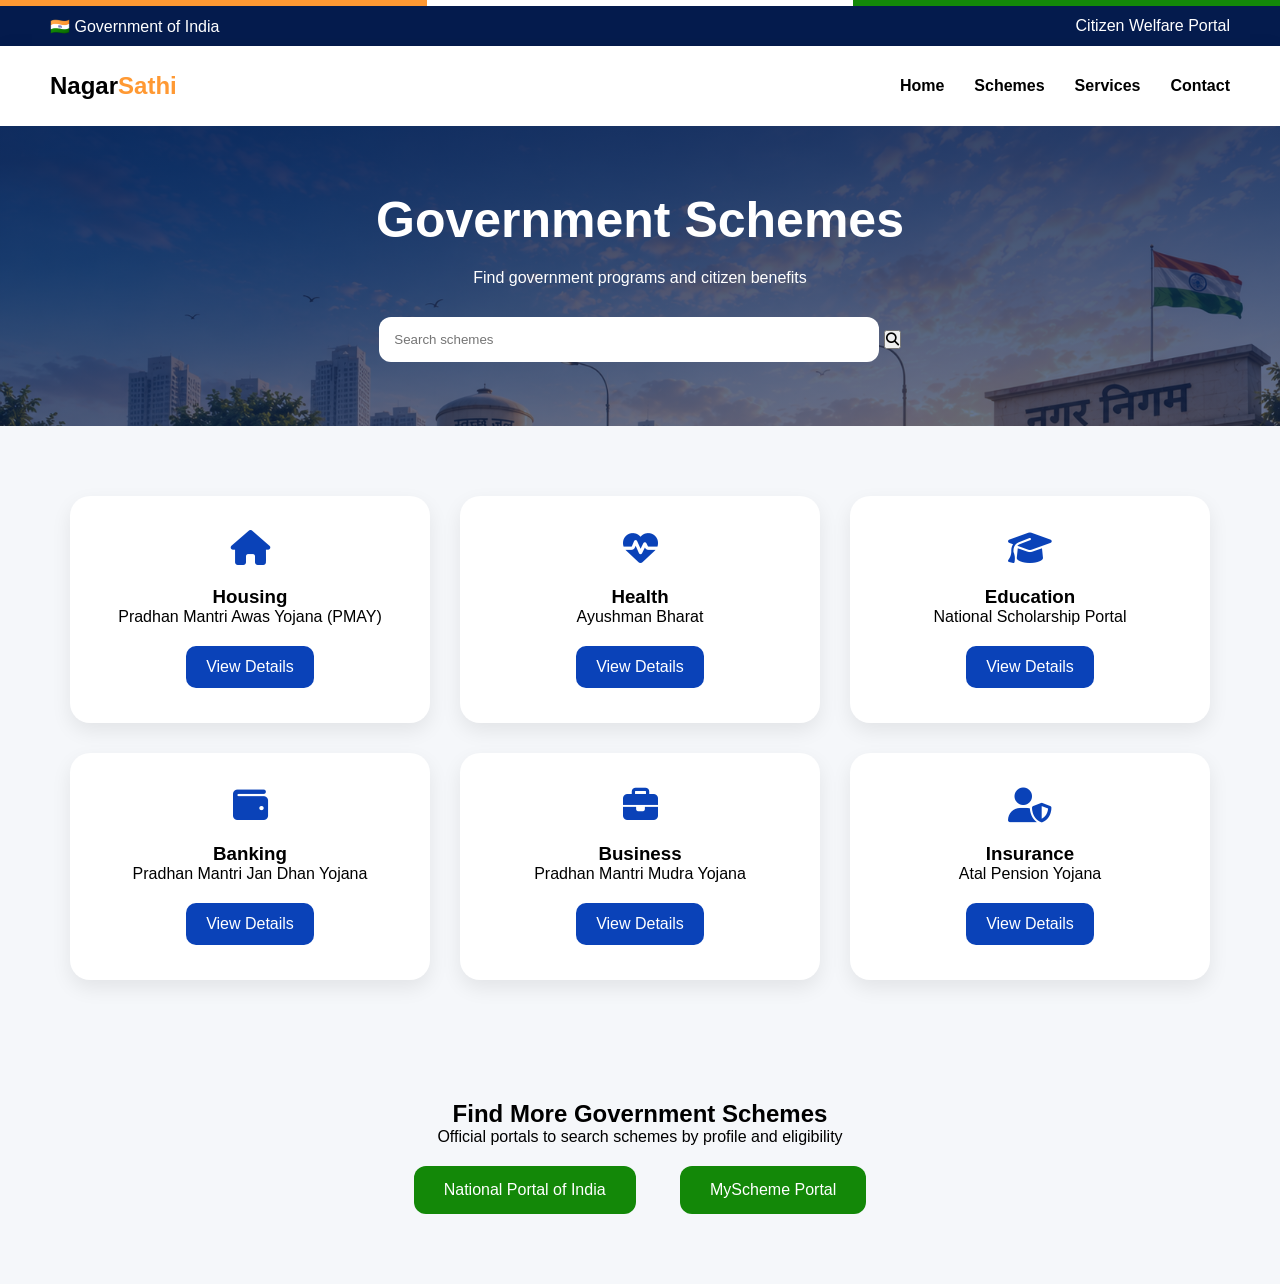
<file: schemes.html>
<!DOCTYPE html>
<html lang="en">

<head>

<meta charset="UTF-8">
<meta name="viewport"
content="width=device-width,initial-scale=1">

<title>Schemes | NagarSathi</title>

<link rel="stylesheet"
href="css/schemes.css">

<link rel="stylesheet"
href="https://cdnjs.cloudflare.com/ajax/libs/font-awesome/6.5.1/css/all.min.css">

</head>

<body>

<div class="flag-strip">

<div class="orange"></div>
<div class="white"></div>
<div class="green"></div>

</div>


<div class="topbar">

<div>🇮🇳 Government of India</div>

<div>Citizen Welfare Portal</div>

</div>


<nav class="navbar">

<div class="logo">

<h2>Nagar<span>Sathi</span></h2>

</div>


<ul class="nav-links">

<li><a href="index.html">Home</a></li>

<li class="active">
<a href="schemes.html">
Schemes
</a>
</li>

<li><a href="services.html">Services</a></li>

<li><a href="contact.html">Contact</a></li>

</ul>

</nav>



<section class="hero">

<div class="hero-content">

<h1>

Government Schemes

</h1>

<p>

Find government programs and citizen benefits

</p>

<div class="search-box">

<input
id="searchInput"
placeholder="Search schemes">

<button>

<i class="fa-solid fa-search"></i>

</button>

</div>

</div>

</section>




<section class="scheme-grid">



<div class="scheme-card">

<i class="fa-solid fa-house"></i>

<h3>

Housing

</h3>

<p>

Pradhan Mantri Awas Yojana (PMAY)

</p>

<a
target="_blank"
href="https://pmay-urban.gov.in">

View Details

</a>

</div>




<div class="scheme-card">

<i class="fa-solid fa-heart-pulse"></i>

<h3>

Health

</h3>

<p>

Ayushman Bharat

</p>

<a
target="_blank"
href="https://pmjay.gov.in">

View Details

</a>

</div>




<div class="scheme-card">

<i class="fa-solid fa-graduation-cap"></i>

<h3>

Education

</h3>

<p>

National Scholarship Portal

</p>

<a
target="_blank"
href="https://scholarships.gov.in">

View Details

</a>

</div>




<div class="scheme-card">

<i class="fa-solid fa-wallet"></i>

<h3>

Banking

</h3>

<p>

Pradhan Mantri Jan Dhan Yojana

</p>

<a
target="_blank"
href="https://pmjdy.gov.in">

View Details

</a>

</div>




<div class="scheme-card">

<i class="fa-solid fa-briefcase"></i>

<h3>

Business

</h3>

<p>

Pradhan Mantri Mudra Yojana

</p>

<a
target="_blank"
href="https://www.mudra.org.in">

View Details

</a>

</div>




<div class="scheme-card">

<i class="fa-solid fa-user-shield"></i>

<h3>

Insurance

</h3>

<p>

Atal Pension Yojana

</p>

<a
target="_blank"
href="https://www.npscra.nsdl.co.in">

View Details

</a>

</div>

</section>



<section class="official">

<h2>

Find More Government Schemes

</h2>

<p>

Official portals to search schemes by profile and eligibility

</p>

<a
target="_blank"
href="https://www.india.gov.in/my-government/schemes">

National Portal of India

</a>

<a
target="_blank"
href="https://www.myscheme.gov.in">

MyScheme Portal

</a>

</section>



<script src="js/schemes.js"></script>

</body>

</html>
</file>
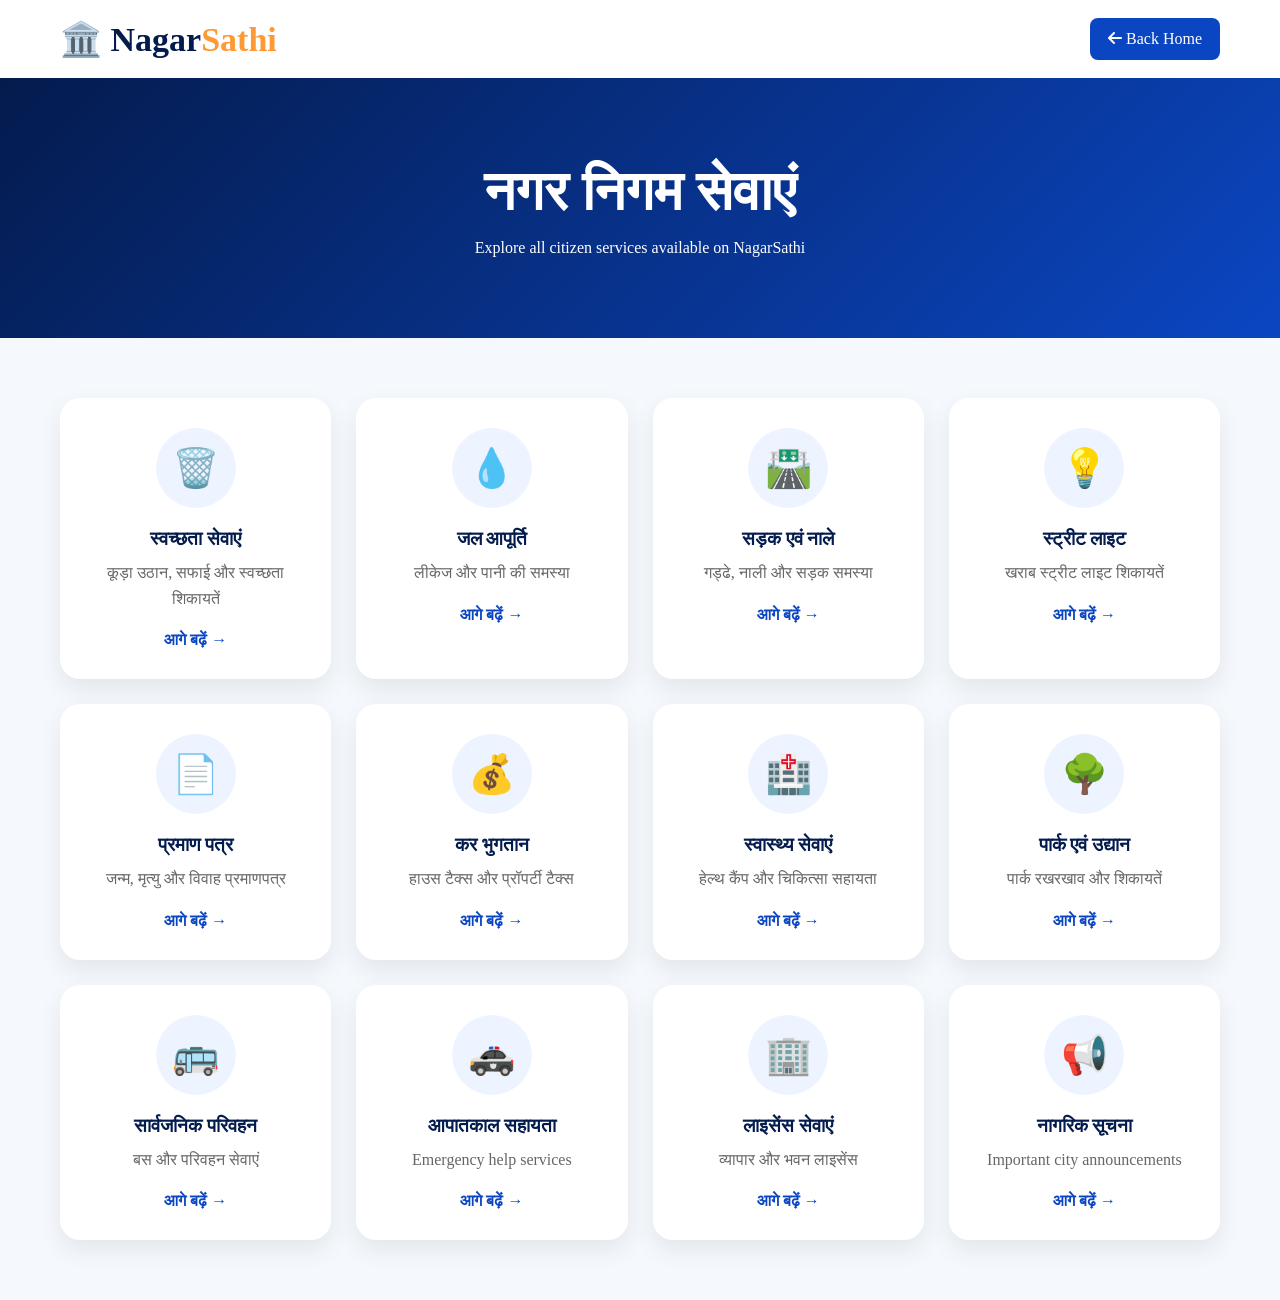
<file: services.html>
<!DOCTYPE html>
<html lang="en">

<head>

<meta charset="UTF-8">
<meta name="viewport" content="width=device-width,initial-scale=1">

<title>All Services | NagarSathi</title>

<link rel="stylesheet" href="css/services.css">

<link rel="stylesheet"
href="https://cdnjs.cloudflare.com/ajax/libs/font-awesome/6.5.1/css/all.min.css">

</head>

<body>


<nav class="service-nav">

<div class="logo">

🏛️ Nagar<span>Sathi</span>

</div>

<a href="index.html" class="back-btn">

<i class="fa-solid fa-arrow-left"></i>

Back Home

</a>

</nav>



<section class="services-hero">

<h1>नगर निगम सेवाएं</h1>

<p>

Explore all citizen services available on NagarSathi

</p>

</section>



<section class="services-page">

<div class="services-grid">


<div class="service-card">
<div class="icon">🗑️</div>
<h3>स्वच्छता सेवाएं</h3>
<p>कूड़ा उठान, सफाई और स्वच्छता शिकायतें</p>
<a href="cleanliness.html">
आगे बढ़ें →
</a>
</div>


<div class="service-card">
<div class="icon">💧</div>
<h3>जल आपूर्ति</h3>
<p>लीकेज और पानी की समस्या</p>
<a href="water.html">
आगे बढ़ें →
</a>
</div>


<div class="service-card">
<div class="icon">🛣️</div>
<h3>सड़क एवं नाले</h3>
<p>गड्ढे, नाली और सड़क समस्या</p>
<a href="roads.html">
आगे बढ़ें →
</a>
</div>


<div class="service-card">
<div class="icon">💡</div>
<h3>स्ट्रीट लाइट</h3>
<p>खराब स्ट्रीट लाइट शिकायतें</p>
<a href="#">आगे बढ़ें →</a>
</div>


<div class="service-card">
<div class="icon">📄</div>
<h3>प्रमाण पत्र</h3>
<p>जन्म, मृत्यु और विवाह प्रमाणपत्र</p>
<a href="#">आगे बढ़ें →</a>
</div>


<div class="service-card">
<div class="icon">💰</div>
<h3>कर भुगतान</h3>
<p>हाउस टैक्स और प्रॉपर्टी टैक्स</p>
<a href="#">आगे बढ़ें →</a>
</div>


<div class="service-card">
<div class="icon">🏥</div>
<h3>स्वास्थ्य सेवाएं</h3>
<p>हेल्थ कैंप और चिकित्सा सहायता</p>
<a href="#">आगे बढ़ें →</a>
</div>


<div class="service-card">
<div class="icon">🌳</div>
<h3>पार्क एवं उद्यान</h3>
<p>पार्क रखरखाव और शिकायतें</p>
<a href="#">आगे बढ़ें →</a>
</div>


<div class="service-card">
<div class="icon">🚌</div>
<h3>सार्वजनिक परिवहन</h3>
<p>बस और परिवहन सेवाएं</p>
<a href="#">आगे बढ़ें →</a>
</div>


<div class="service-card">
<div class="icon">🚓</div>
<h3>आपातकाल सहायता</h3>
<p>Emergency help services</p>
<a href="#">आगे बढ़ें →</a>
</div>


<div class="service-card">
<div class="icon">🏢</div>
<h3>लाइसेंस सेवाएं</h3>
<p>व्यापार और भवन लाइसेंस</p>
<a href="#">आगे बढ़ें →</a>
</div>


<div class="service-card">
<div class="icon">📢</div>
<h3>नागरिक सूचना</h3>
<p>Important city announcements</p>
<a href="#">आगे बढ़ें →</a>
</div>


</div>

</section>

</body>
</html>
</file>
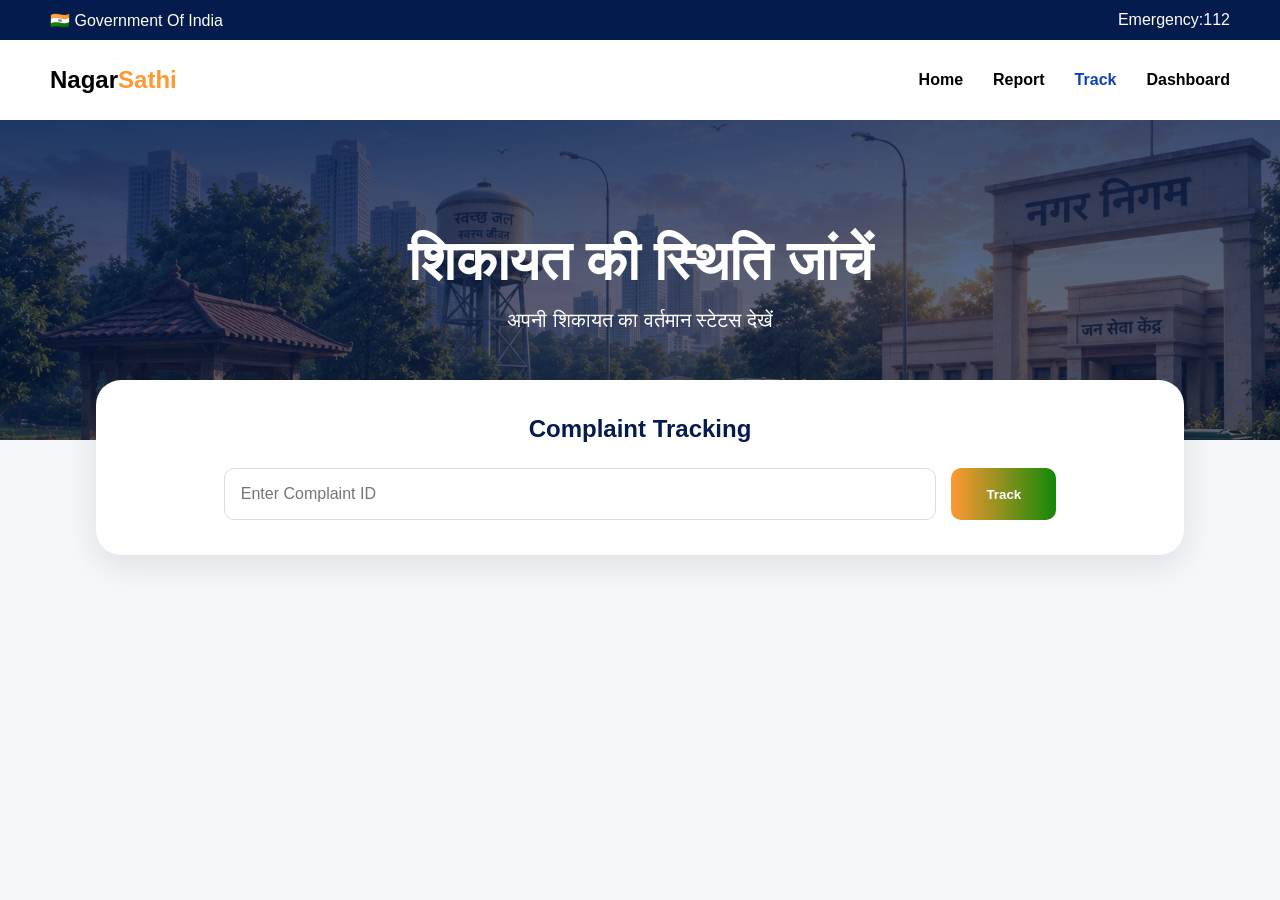
<file: track.html>
<!DOCTYPE html>
<html lang="en">

<head>

<meta charset="UTF-8">
<meta name="viewport" content="width=device-width, initial-scale=1">

<title>Track Complaint</title>

<link rel="stylesheet" href="css/track.css">

<link rel="stylesheet"
href="https://cdnjs.cloudflare.com/ajax/libs/font-awesome/6.5.1/css/all.min.css">

</head>

<body>

<div class="topbar">

<div>🇮🇳 Government Of India</div>

<div>Emergency:112</div>

</div>


<nav class="navbar">

<div class="logo">

<h1>Nagar<span>Sathi</span></h1>

</div>


<ul>

<li><a href="index.html">Home</a></li>

<li><a href="report.html">Report</a></li>

<li class="active">
<a href="track.html">Track</a>
</li>

<li><a href="dashboard.html">Dashboard</a></li>

</ul>

</nav>



<section class="hero">

<div class="overlay"></div>

<div class="hero-content">

<h1>शिकायत की स्थिति जांचें</h1>

<p>

अपनी शिकायत का वर्तमान स्टेटस देखें

</p>

</div>

</section>



<section class="track-container">

<div class="search-box">

<h2>

Complaint Tracking

</h2>


<div class="search-area">

<input
id="complaintId"
placeholder="Enter Complaint ID">

<button
onclick="trackComplaint()">

Track

</button>

</div>

</div>




<div id="resultBox">

</div>

</section>


<script src="js/track.js"></script>

</body>
</html>
</file>
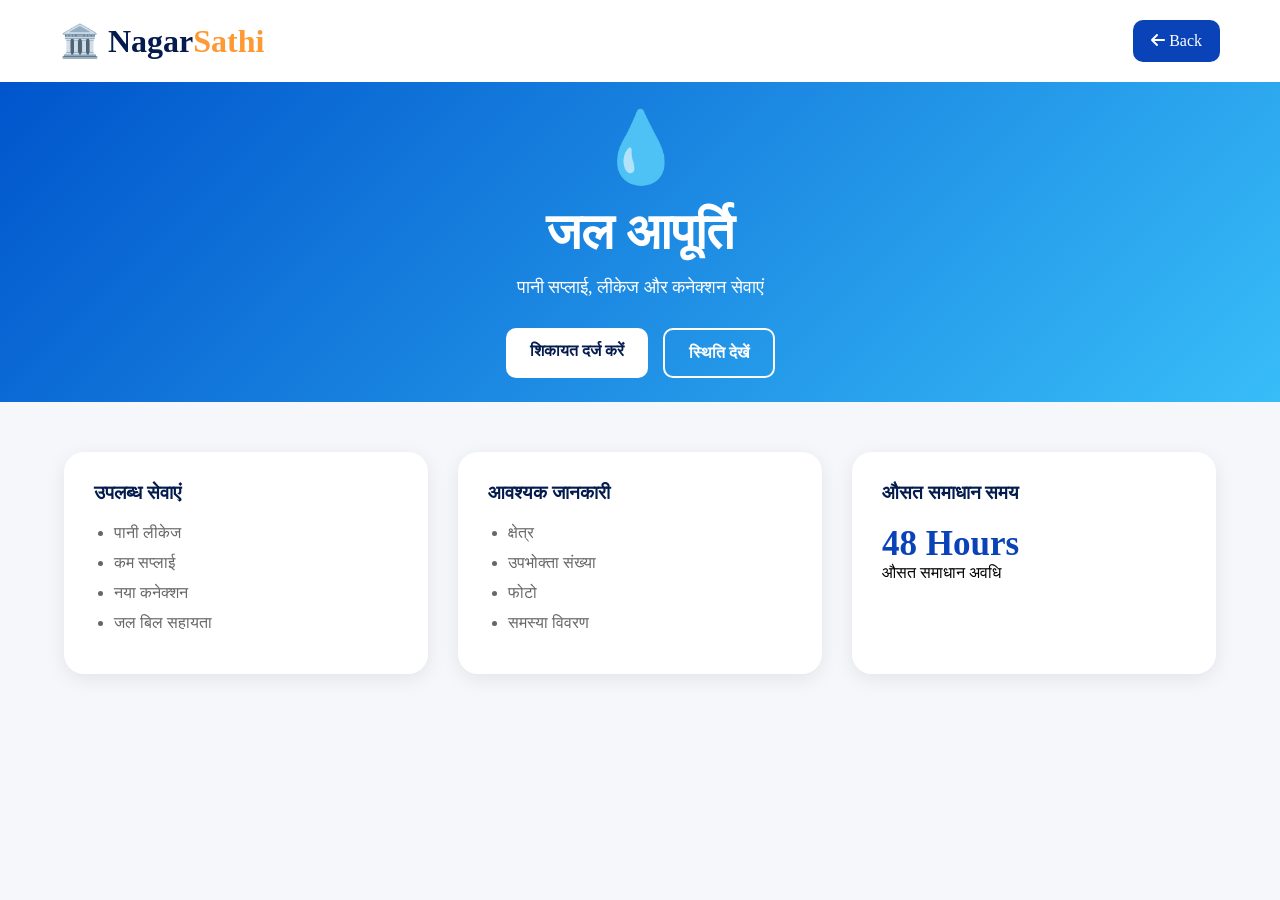
<file: water.html>
<!DOCTYPE html>
<html lang="en">

<head>

<meta charset="UTF-8">
<meta name="viewport"
content="width=device-width,initial-scale=1">

<title>जल आपूर्ति | NagarSathi</title>

<link rel="stylesheet"
href="css/service-detail.css">

<link rel="stylesheet"
href="https://cdnjs.cloudflare.com/ajax/libs/font-awesome/6.5.1/css/all.min.css">

</head>

<body>

<nav class="service-navbar">

<div class="logo">
🏛️ Nagar<span>Sathi</span>
</div>

<a href="services.html" class="back-btn">

<i class="fa-solid fa-arrow-left"></i>
Back

</a>

</nav>


<section class="hero water-bg">

<div class="hero-content">

<div class="service-icon">
💧
</div>

<h1>जल आपूर्ति</h1>

<p>

पानी सप्लाई, लीकेज और कनेक्शन सेवाएं

</p>

<div class="hero-buttons">

<a href="report.html" class="primary-btn">

शिकायत दर्ज करें

</a>

<a href="track.html" class="secondary-btn">

स्थिति देखें

</a>

</div>

</div>

</section>



<section class="info-grid">

<div class="card">

<h3>उपलब्ध सेवाएं</h3>

<ul>

<li>पानी लीकेज</li>

<li>कम सप्लाई</li>

<li>नया कनेक्शन</li>

<li>जल बिल सहायता</li>

</ul>

</div>


<div class="card">

<h3>आवश्यक जानकारी</h3>

<ul>

<li>क्षेत्र</li>

<li>उपभोक्ता संख्या</li>

<li>फोटो</li>

<li>समस्या विवरण</li>

</ul>

</div>


<div class="card">

<h3>औसत समाधान समय</h3>

<h2>48 Hours</h2>

<p>औसत समाधान अवधि</p>

</div>

</section>

</body>
</html>
</file>
<file: css/about.css>
*{
margin:0;
padding:0;
box-sizing:border-box;
font-family:'Poppins',sans-serif;
}

body{
background:#f6f8fc;
color:#1c1c1c;
}

/* ================= NAVBAR ================= */

.navbar{
display:flex;
justify-content:space-between;
align-items:center;
padding:18px 8%;
background:white;
box-shadow:0 2px 10px rgba(0,0,0,.05);
position:sticky;
top:0;
z-index:1000;
}

.logo{
font-size:28px;
font-weight:700;
color:#16295d;
}

.logo span{
color:#f59b22;
}

.nav-links{
display:flex;
list-style:none;
gap:35px;
}

.nav-links a{
text-decoration:none;
color:#222;
font-weight:500;
transition:.3s;
}

.nav-links a:hover,
.active{
color:#18a34a;
}

.nav-right{
display:flex;
gap:15px;
}

.language-btn{
padding:10px 18px;
border:1px solid #ddd;
background:white;
border-radius:8px;
cursor:pointer;
}

.login-btn{
padding:10px 24px;
border:none;
background:#112a67;
color:white;
border-radius:8px;
cursor:pointer;
}

/* ================= HERO ================= */

.hero{
display:flex;
justify-content:space-between;
align-items:center;
padding:80px 8%;
gap:50px;
background:white;
}

.hero-left{
flex:1;
}

.tag{
display:inline-block;
background:#d8f6e4;
color:#18a34a;
padding:8px 16px;
border-radius:20px;
font-size:14px;
margin-bottom:20px;
}

.hero-left h1{
font-size:60px;
margin-bottom:15px;
}

.hero-left h1 span{
color:#34a853;
}

.subtitle{
font-size:22px;
font-weight:500;
margin-bottom:20px;
}

.description{
line-height:1.8;
color:#666;
margin-bottom:30px;
}

.hero-right{
flex:1;
}

.hero-right img{
width:100%;
border-radius:30px;
}

.features{
display:flex;
gap:20px;
flex-wrap:wrap;
}

.feature-box{
display:flex;
align-items:center;
gap:10px;
padding:14px 20px;
background:#fff;
border-radius:15px;
box-shadow:0 4px 15px rgba(0,0,0,.05);
}

.feature-box i{
color:#18a34a;
font-size:20px;
}

/* ================= VISION ================= */

.vision{
padding:60px 8%;
text-align:center;
}

.vision h2{
font-size:40px;
margin-bottom:10px;
}

.vision span{
color:#18a34a;
}

.vision p{
color:#666;
max-width:700px;
margin:auto;
line-height:1.7;
}

/* ================= STATS ================= */

.stats{
display:grid;
grid-template-columns:repeat(4,1fr);
gap:25px;
padding:0 8% 70px;
}

.card{
background:white;
padding:30px;
border-radius:18px;
text-align:center;
box-shadow:0 5px 18px rgba(0,0,0,.05);
transition:.4s;
}

.card:hover{
transform:translateY(-10px);
}

.card i{
font-size:35px;
color:#f59b22;
margin-bottom:15px;
}

.card h3{
font-size:28px;
margin-bottom:10px;
}

.card p{
color:#777;
}

/* ================= SERVICES ================= */

.services{
padding:50px 8%;
text-align:center;
}

.services h2{
font-size:40px;
margin-bottom:15px;
}

.services span{
color:#18a34a;
}

.services p{
color:#666;
margin-bottom:50px;
}

.service-grid{
display:grid;
grid-template-columns:repeat(5,1fr);
gap:20px;
}

.service-card{
background:white;
padding:30px;
border-radius:20px;
box-shadow:0 5px 15px rgba(0,0,0,.05);
transition:.4s;
}

.service-card:hover{
transform:translateY(-10px);
}

.service-card i{
font-size:28px;
margin-bottom:20px;
color:#18a34a;
}

.service-card h3{
margin-bottom:15px;
}

.service-card p{
font-size:14px;
line-height:1.6;
}

/* ================= CTA ================= */

.cta{
margin:70px 8%;
background:linear-gradient(135deg,#09255d,#1d3f95);
padding:50px;
border-radius:25px;
display:flex;
justify-content:space-between;
align-items:center;
color:white;
}

.cta button{
padding:15px 30px;
border:none;
border-radius:10px;
background:white;
color:#112a67;
font-weight:600;
cursor:pointer;
}

/* ================= FOOTER ================= */

footer{
background:#081f52;
padding:60px 8% 20px;
color:white;
}

.footer-grid{
display:grid;
grid-template-columns:2fr 1fr 1fr 1fr;
gap:40px;
}

.footer-grid h3{
margin-bottom:20px;
}

.footer-grid a{
display:block;
text-decoration:none;
color:#d6d6d6;
margin-bottom:12px;
}

.footer-grid p{
color:#d6d6d6;
margin-bottom:12px;
}

.copyright{
text-align:center;
margin-top:50px;
padding-top:20px;
border-top:1px solid rgba(255,255,255,.1);
}

/* ================= RESPONSIVE ================= */

@media(max-width:992px){

.hero{
flex-direction:column;
}

.stats{
grid-template-columns:repeat(2,1fr);
}

.service-grid{
grid-template-columns:repeat(2,1fr);
}

.footer-grid{
grid-template-columns:1fr;
}

}

@media(max-width:768px){

.nav-links{
display:none;
}

.hero-left h1{
font-size:40px;
}

.stats{
grid-template-columns:1fr;
}

.service-grid{
grid-template-columns:1fr;
}

.cta{
flex-direction:column;
gap:20px;
text-align:center;
}

}
/* ================= UNIVERSAL RESPONSIVE ================= */

img,
video,
iframe {
    max-width: 100%;
    height: auto;
}

@media (max-width: 1200px) {

    .service-grid,
    .services-grid,
    .quick-stats,
    .info-cards,
    .stats,
    .footer-grid,
    .contact-grid,
    .emergency-grid {
        grid-template-columns: repeat(2, 1fr) !important;
    }
}

@media (max-width: 768px) {

    body{
        overflow-x:hidden;
    }

    .hero,
    .hero-section,
    .contact-container,
    .work-map-container,
    .schedule-container,
    .updates-contact-container,
    .cta,
    .complaint-box{
        flex-direction:column !important;
        grid-template-columns:1fr !important;
    }

    .nav-links{
        display:none !important;
    }

    .service-grid,
    .services-grid,
    .quick-stats,
    .info-cards,
    .stats,
    .footer-grid,
    .contact-grid,
    .emergency-grid{
        grid-template-columns:1fr !important;
    }

    .hero-content,
    .hero-left,
    .hero-right,
    .contact-form,
    .contact-info{
        width:100% !important;
    }

    h1{
        font-size:clamp(30px,8vw,50px) !important;
    }

    h2{
        font-size:clamp(24px,6vw,36px) !important;
    }

    input,
    textarea,
    button{
        width:100%;
    }

    .chat-sidebar{
        display:none;
    }

    .chat-popup,
    .chat-modal{
        top:0;
        left:0;
        right:0;
        bottom:0;
        border-radius:0;
    }
}
</file>
<file: css/chatbot.css>
*{

margin:0;
padding:0;
box-sizing:border-box;
font-family:Segoe UI;
}

body{

height:100vh;
background:#f4f7fc;
}

.chat-container{

display:flex;
height:100vh;
}



/* SIDEBAR */

.chat-sidebar{

width:280px;

background:#041b4d;

padding:25px;

color:white;
}

.chat-sidebar h2{

font-size:35px;

margin-bottom:25px;
}

.chat-sidebar span{

color:#ff9933;
}

.chat-sidebar button{

width:100%;

padding:14px;

border:none;

border-radius:12px;

background:#0a42b8;

color:white;

margin-bottom:25px;
}

.item{

padding:15px;

border-radius:12px;

margin-bottom:10px;

background:rgba(255,255,255,.08);

cursor:pointer;
}

.active{

background:rgba(255,255,255,.2);
}



/* MAIN */

.chat-main{

flex:1;

display:flex;

flex-direction:column;
}

.chat-header{

height:80px;

background:white;

padding:0 30px;

display:flex;

align-items:center;

border-bottom:1px solid #eee;
}

.chat-messages{

flex:1;

padding:40px;

overflow:auto;
}

.bot,
.user{

padding:15px;

border-radius:18px;

margin-bottom:20px;

max-width:600px;
}

.bot{

background:white;

box-shadow:0 3px 10px rgba(0,0,0,.1);
}

.user{

background:#0a42b8;

color:white;

margin-left:auto;
}

.chat-input{

padding:20px;

display:flex;

gap:15px;

border-top:1px solid #eee;

background:white;
}

.chat-input input{

flex:1;

padding:18px;

border-radius:40px;

border:1px solid #ddd;

outline:none;
}

.chat-input button{

width:60px;

border:none;

border-radius:50%;

background:#0a42b8;

color:white;
}
.chat-input{

display:flex;
gap:10px;
}

.chat-input button{

width:55px;
height:55px;

border:none;

border-radius:50%;

background:#0a42b8;

color:white;

cursor:pointer;
}
/* ================= UNIVERSAL RESPONSIVE ================= */

img,
video,
iframe {
    max-width: 100%;
    height: auto;
}

@media (max-width: 1200px) {

    .service-grid,
    .services-grid,
    .quick-stats,
    .info-cards,
    .stats,
    .footer-grid,
    .contact-grid,
    .emergency-grid {
        grid-template-columns: repeat(2, 1fr) !important;
    }
}

@media (max-width: 768px) {

    body{
        overflow-x:hidden;
    }

    .hero,
    .hero-section,
    .contact-container,
    .work-map-container,
    .schedule-container,
    .updates-contact-container,
    .cta,
    .complaint-box{
        flex-direction:column !important;
        grid-template-columns:1fr !important;
    }

    .nav-links{
        display:none !important;
    }

    .service-grid,
    .services-grid,
    .quick-stats,
    .info-cards,
    .stats,
    .footer-grid,
    .contact-grid,
    .emergency-grid{
        grid-template-columns:1fr !important;
    }

    .hero-content,
    .hero-left,
    .hero-right,
    .contact-form,
    .contact-info{
        width:100% !important;
    }

    h1{
        font-size:clamp(30px,8vw,50px) !important;
    }

    h2{
        font-size:clamp(24px,6vw,36px) !important;
    }

    input,
    textarea,
    button{
        width:100%;
    }

    .chat-sidebar{
        display:none;
    }

    .chat-popup,
    .chat-modal{
        top:0;
        left:0;
        right:0;
        bottom:0;
        border-radius:0;
    }
}
</file>
<file: css/service-detail.css>
*{
margin:0;
padding:0;
box-sizing:border-box;
font-family:Segoe UI;
}

body{
background:#f5f7fb;
}

.service-navbar{

background:white;

padding:20px 60px;

display:flex;

justify-content:space-between;
align-items:center;

box-shadow:0 4px 15px rgba(0,0,0,.08);
}

.logo{

font-size:32px;
font-weight:700;
color:#041b4d;
}

.logo span{
color:#ff9933;
}

.back-btn{

text-decoration:none;

background:#0a42b8;

color:white;

padding:12px 18px;

border-radius:10px;
}

.hero{

height:320px;

display:flex;

justify-content:center;
align-items:center;

text-align:center;

color:white;
}

.cleanliness-bg{

background:linear-gradient(135deg,#0e7f36,#22c55e);
}

.water-bg{

background:linear-gradient(135deg,#0055cc,#38bdf8);
}

.roads-bg{

background:linear-gradient(135deg,#8b5a2b,#f59e0b);
}

.service-icon{

font-size:70px;
margin-bottom:15px;
}

.hero h1{

font-size:50px;
margin-bottom:15px;
}

.hero p{

font-size:18px;
margin-bottom:30px;
}

.hero-buttons{

display:flex;
justify-content:center;
gap:15px;
}

.primary-btn,
.secondary-btn{

text-decoration:none;

padding:14px 24px;

border-radius:10px;

font-weight:600;
}

.primary-btn{

background:white;
color:#041b4d;
}

.secondary-btn{

border:2px solid white;
color:white;
}

.info-grid{

width:90%;

margin:50px auto;

display:grid;

grid-template-columns:repeat(3,1fr);

gap:30px;
}

.card{

background:white;

padding:30px;

border-radius:20px;

box-shadow:0 5px 20px rgba(0,0,0,.08);

transition:.4s;
}

.card:hover{

transform:translateY(-8px);
}

.card h3{

margin-bottom:20px;

color:#041b4d;
}

.card ul{

padding-left:20px;
}

.card li{

margin-bottom:12px;
color:#666;
}

.card h2{

color:#0a42b8;
font-size:35px;
}
/* ================= UNIVERSAL RESPONSIVE ================= */

img,
video,
iframe {
    max-width: 100%;
    height: auto;
}

@media (max-width: 1200px) {

    .service-grid,
    .services-grid,
    .quick-stats,
    .info-cards,
    .stats,
    .footer-grid,
    .contact-grid,
    .emergency-grid {
        grid-template-columns: repeat(2, 1fr) !important;
    }
}

@media (max-width: 768px) {

    body{
        overflow-x:hidden;
    }

    .hero,
    .hero-section,
    .contact-container,
    .work-map-container,
    .schedule-container,
    .updates-contact-container,
    .cta,
    .complaint-box{
        flex-direction:column !important;
        grid-template-columns:1fr !important;
    }

    .nav-links{
        display:none !important;
    }

    .service-grid,
    .services-grid,
    .quick-stats,
    .info-cards,
    .stats,
    .footer-grid,
    .contact-grid,
    .emergency-grid{
        grid-template-columns:1fr !important;
    }

    .hero-content,
    .hero-left,
    .hero-right,
    .contact-form,
    .contact-info{
        width:100% !important;
    }

    h1{
        font-size:clamp(30px,8vw,50px) !important;
    }

    h2{
        font-size:clamp(24px,6vw,36px) !important;
    }

    input,
    textarea,
    button{
        width:100%;
    }

    .chat-sidebar{
        display:none;
    }

    .chat-popup,
    .chat-modal{
        top:0;
        left:0;
        right:0;
        bottom:0;
        border-radius:0;
    }
}
</file>
<file: css/contact.css>
*{
margin:0;
padding:0;
box-sizing:border-box;
font-family:'Poppins',sans-serif;
}

body{
background:#f6f8fc;
color:#222;
}

/* ================= NAVBAR ================= */

.navbar{
display:flex;
justify-content:space-between;
align-items:center;
padding:18px 8%;
background:#fff;
box-shadow:0 2px 10px rgba(0,0,0,.05);
position:sticky;
top:0;
z-index:1000;
}

.logo{
font-size:28px;
font-weight:700;
color:#16295d;
}

.logo span{
color:#f59b22;
}

.nav-links{
display:flex;
list-style:none;
gap:35px;
}

.nav-links a{
text-decoration:none;
color:#222;
font-weight:500;
transition:.3s;
}

.nav-links a:hover,
.active{
color:#18a34a;
}

.nav-right{
display:flex;
gap:15px;
}

.language-btn{
padding:10px 18px;
background:#fff;
border:1px solid #ddd;
border-radius:8px;
cursor:pointer;
}

.login-btn{
padding:10px 24px;
background:#112a67;
border:none;
color:#fff;
border-radius:8px;
cursor:pointer;
}


/* ================= HERO ================= */

.contact-hero{
padding:90px 8%;
text-align:center;
background:linear-gradient(
135deg,
#09255d,
#244aa5
);
color:white;
}

.tag{
display:inline-block;
padding:8px 18px;
background:rgba(255,255,255,.2);
border-radius:20px;
margin-bottom:25px;
font-size:14px;
}

.hero-content h1{
font-size:55px;
margin-bottom:20px;
}

.hero-content h1 span{
color:#f8bc3c;
}

.hero-content p{
max-width:700px;
margin:auto;
line-height:1.8;
opacity:.9;
}


/* ================= CONTACT CONTAINER ================= */

.contact-container{
padding:80px 8%;
display:grid;
grid-template-columns:1fr 1.5fr;
gap:40px;
}


/* ================= INFO PANEL ================= */

.contact-info{
background:#112a67;
padding:40px;
border-radius:25px;
color:white;
}

.contact-info h2{
margin-bottom:35px;
}

.info-box{
display:flex;
gap:20px;
margin-bottom:35px;
align-items:flex-start;
}

.info-box i{
font-size:22px;
background:white;
color:#18a34a;
padding:15px;
border-radius:50%;
}

.info-box h4{
margin-bottom:6px;
}

.info-box p{
opacity:.8;
line-height:1.6;
}

.socials{
margin-top:30px;
display:flex;
gap:15px;
}

.socials a{
height:45px;
width:45px;
display:flex;
justify-content:center;
align-items:center;
background:white;
border-radius:50%;
text-decoration:none;
color:#112a67;
font-size:18px;
transition:.3s;
}

.socials a:hover{
transform:translateY(-6px);
}


/* ================= FORM ================= */

.contact-form{
background:white;
padding:40px;
border-radius:25px;
box-shadow:0 5px 20px rgba(0,0,0,.08);
}

.contact-form h2{
margin-bottom:25px;
}

form{
display:flex;
flex-direction:column;
gap:20px;
}

input,
textarea{
padding:16px;
border:1px solid #ddd;
border-radius:12px;
outline:none;
font-size:15px;
}

input:focus,
textarea:focus{
border-color:#18a34a;
}

textarea{
resize:none;
}

form button{
padding:16px;
border:none;
background:#18a34a;
color:white;
border-radius:12px;
font-size:16px;
cursor:pointer;
transition:.4s;
}

form button:hover{
background:#0f8c3b;
}


/* ================= MAP ================= */

.map-section{
padding:0 8% 80px;
text-align:center;
}

.map-section h2{
margin-bottom:30px;
font-size:40px;
}

.map-box{
border-radius:25px;
overflow:hidden;
box-shadow:0 5px 20px rgba(0,0,0,.08);
}

.map-box iframe{
width:100%;
height:450px;
border:none;
}


/* ================= FOOTER ================= */

footer{
background:#081f52;
padding:60px 8% 20px;
color:white;
}

.footer-grid{
display:grid;
grid-template-columns:2fr 1fr 1fr 1fr;
gap:40px;
}

.footer-grid h3{
margin-bottom:20px;
}

.footer-grid a{
display:block;
color:#d4d4d4;
margin-bottom:12px;
text-decoration:none;
}

.footer-grid p{
color:#d4d4d4;
margin-bottom:12px;
}

.copyright{
margin-top:50px;
padding-top:20px;
border-top:1px solid rgba(255,255,255,.1);
text-align:center;
}


/* ================= RESPONSIVE ================= */

@media(max-width:992px){

.contact-container{
grid-template-columns:1fr;
}

.footer-grid{
grid-template-columns:1fr;
}

}

@media(max-width:768px){

.nav-links{
display:none;
}

.hero-content h1{
font-size:38px;
}

.contact-hero{
padding:70px 8%;
}

}
/* ================= UNIVERSAL RESPONSIVE ================= */

img,
video,
iframe {
    max-width: 100%;
    height: auto;
}

@media (max-width: 1200px) {

    .service-grid,
    .services-grid,
    .quick-stats,
    .info-cards,
    .stats,
    .footer-grid,
    .contact-grid,
    .emergency-grid {
        grid-template-columns: repeat(2, 1fr) !important;
    }
}

@media (max-width: 768px) {

    body{
        overflow-x:hidden;
    }

    .hero,
    .hero-section,
    .contact-container,
    .work-map-container,
    .schedule-container,
    .updates-contact-container,
    .cta,
    .complaint-box{
        flex-direction:column !important;
        grid-template-columns:1fr !important;
    }

    .nav-links{
        display:none !important;
    }

    .service-grid,
    .services-grid,
    .quick-stats,
    .info-cards,
    .stats,
    .footer-grid,
    .contact-grid,
    .emergency-grid{
        grid-template-columns:1fr !important;
    }

    .hero-content,
    .hero-left,
    .hero-right,
    .contact-form,
    .contact-info{
        width:100% !important;
    }

    h1{
        font-size:clamp(30px,8vw,50px) !important;
    }

    h2{
        font-size:clamp(24px,6vw,36px) !important;
    }

    input,
    textarea,
    button{
        width:100%;
    }

    .chat-sidebar{
        display:none;
    }

    .chat-popup,
    .chat-modal{
        top:0;
        left:0;
        right:0;
        bottom:0;
        border-radius:0;
    }
}
</file>
<file: css/dashboard.css>
*{
margin:0;
padding:0;
box-sizing:border-box;
font-family:'Segoe UI',sans-serif;
}

body{
background:#f4f7fc;
}


/* NAV */

.top-nav{

height:80px;
background:white;

display:flex;
justify-content:space-between;
align-items:center;

padding:0 50px;

box-shadow:0 2px 10px rgba(0,0,0,.1);
}

.left-nav{

display:flex;
align-items:center;
gap:25px;
}

.back-btn{

text-decoration:none;

padding:12px 20px;

background:#0a42b8;

color:white;

border-radius:12px;
}

.top-nav h2{

font-size:35px;
}

.top-nav span{

color:#ff9933;
}

.town-info{

font-size:18px;
font-weight:600;
}


/* DASHBOARD */

.dashboard-container{

padding:30px 60px;
}


/* HERO */

.hero-section{

background:
url("../images/mahwa-bg.png");

background-size:cover;
background-position:center;
background-repeat:no-repeat;

min-height:420px;

display:flex;
align-items:center;

padding:60px;

border-radius:25px;

box-shadow:0 5px 15px rgba(0,0,0,.08);

overflow:hidden;
position:relative;
}

.hero-left{

width:55%;
z-index:2;
}

.hero-left h1{

font-size:55px;
color:#041b4d;

margin-bottom:15px;
}

.hero-left p{

font-size:20px;
line-height:1.7;

color:#333;

width:75%;

margin-bottom:25px;
}

.location{

display:inline-flex;

align-items:center;

gap:10px;

padding:14px 24px;

background:rgba(255,255,255,.85);

border-radius:15px;

font-weight:600;

color:#0a42b8;

backdrop-filter:blur(10px);
}

/* QUICK STATS */

.quick-stats{

display:grid;

grid-template-columns:
repeat(4,1fr);

gap:25px;

margin-top:30px;
}

.stat-card{

background:white;

padding:25px;

text-align:center;

border-radius:20px;

box-shadow:0 5px 15px rgba(0,0,0,.08);
}

.stat-card i{

font-size:30px;

color:#0a42b8;

margin-bottom:15px;
}

.stat-card h3{

font-size:30px;
}


/* INFO CARDS */

.info-cards{

display:grid;

grid-template-columns:
repeat(4,1fr);

gap:25px;

margin-top:30px;
}

.info-box{

background:white;

padding:25px;

border-radius:20px;

display:flex;

gap:20px;

align-items:center;

box-shadow:0 5px 15px rgba(0,0,0,.08);
}

.info-box i{

font-size:30px;

color:#0a42b8;
}
/* WORKS + MAP */

.work-map-container{

display:grid;

grid-template-columns:2fr 1fr;

gap:25px;

margin-top:40px;
}

.works-section,
.map-section{

background:white;

padding:25px;

border-radius:25px;

box-shadow:0 5px 15px rgba(0,0,0,.08);
}


.section-head{

display:flex;

justify-content:space-between;

margin-bottom:25px;
}

.section-head a{

text-decoration:none;

color:#0a42b8;

font-weight:600;
}

.work-grid{

display:grid;

grid-template-columns:repeat(2,1fr);

gap:20px;
}


.work-card{

background:#f8faff;

padding:15px;

border-radius:18px;
}

.work-card img{

width:100%;
height:150px;

object-fit:cover;

border-radius:15px;

margin-bottom:15px;
}

.work-card h3{

margin-bottom:8px;
}

.work-card p{

color:gray;

margin-bottom:12px;
}

.progress{

height:10px;

background:#ddd;

border-radius:20px;

overflow:hidden;
}

.progress-fill{

height:100%;
background:#0a42b8;
border-radius:20px;
}

.p45{

width:45%;
}

.p60{

width:60%;
}

.p70{

width:70%;
}

.p80{

width:80%;
}

.work-card span{

display:block;

margin-top:8px;

font-weight:600;
}


/* MAP */

.city-map{

width:100%;

height:360px;

border-radius:20px;

object-fit:cover;
}



/* SERVICES */

.services-section{

margin-top:40px;

background:white;

padding:30px;

border-radius:25px;

box-shadow:0 5px 15px rgba(0,0,0,.08);
}

.services-section h2{

margin-bottom:25px;
}

.service-grid{

display:grid;

grid-template-columns:repeat(6,1fr);

gap:10px;
}

.service-card{

padding:25px;

background:#f8faff;

border-radius:18px;

text-align:center;

cursor:pointer;

transition:.3s;
}

.service-card:hover{

transform:translateY(-5px);
}

.service-card i{

font-size:35px;

margin-bottom:15px;

color:#0a42b8;
}

.service-card h3{

margin-bottom:10px;
}

.service-card p{

color:gray;
}
/* SCHEDULE */

.schedule-container{

display:grid;

grid-template-columns:1fr 1fr;

gap:25px;

margin-top:40px;
}

.schedule-card{

background:white;

padding:30px;

border-radius:25px;

box-shadow:0 5px 15px rgba(0,0,0,.08);
}

.schedule-top{

display:flex;
align-items:center;
gap:15px;

margin-bottom:20px;
}

.schedule-top i{

font-size:35px;
color:#0a42b8;
}

.schedule-card p{

color:gray;
margin-bottom:10px;
}

.schedule-card h1{

color:#0a42b8;

margin:15px 0;
}

.schedule-card button{

margin-top:20px;

padding:12px 20px;

border:none;

border-radius:12px;

background:#0a42b8;

color:white;

cursor:pointer;
}



/* UPDATE + CONTACTS */

.updates-contact-container{

display:grid;

grid-template-columns:1.5fr 1fr;

gap:25px;

margin-top:40px;
}


.updates-box,
.contacts-box{

background:white;

padding:30px;

border-radius:25px;

box-shadow:0 5px 15px rgba(0,0,0,.08);
}


.update-item{

display:flex;

gap:15px;

margin-top:25px;
}

.update-item i{

color:#0a42b8;
margin-top:4px;
}



.contact-grid{

display:grid;

grid-template-columns:1fr 1fr;

gap:15px;

margin-top:25px;
}

.contact-card{

padding:20px;

background:#f8faff;

border-radius:15px;

text-align:center;
}

.contact-card i{

font-size:25px;

margin-bottom:10px;

color:#0a42b8;
}



/* COMPLAINT */

.complaint-box{

margin-top:40px;

padding:35px;

background:white;

border-radius:25px;

display:flex;

justify-content:space-between;

align-items:center;

box-shadow:0 5px 15px rgba(0,0,0,.08);
}

.complaint-box button{

padding:15px 30px;

border:none;

border-radius:12px;

background:#0a42b8;

color:white;

font-size:16px;

cursor:pointer;
}



/* RESPONSIVE */

@media(max-width:1100px){

.hero-section,
.work-map-container,
.schedule-container,
.updates-contact-container{

grid-template-columns:1fr;
display:grid;
}

.quick-stats,
.info-cards,
.service-grid{

grid-template-columns:repeat(2,1fr);
}

.work-grid{

grid-template-columns:1fr;
}

}



@media(max-width:768px){

.dashboard-container{

padding:20px;
}

.hero-section{

flex-direction:column;
text-align:center;
}

.hero-right img{

width:100%;
margin-top:30px;
}

.quick-stats,
.info-cards,
.service-grid,
.contact-grid{

grid-template-columns:1fr;
}

.complaint-box{

flex-direction:column;
gap:20px;
text-align:center;
}

.top-nav{

padding:20px;
}

}
/* FLOAT BUTTON */

.chat-float{

position:fixed;

bottom:30px;
right:30px;

width:65px;
height:65px;

border-radius:50%;

background:#0a42b8;

display:flex;
justify-content:center;
align-items:center;

font-size:28px;

cursor:pointer;

color:white;

box-shadow:0 8px 20px rgba(0,0,0,.25);

z-index:1000;
}



/* CHAT SCREEN */

.chat-popup{

position:fixed;

top:20px;
left:20px;
right:20px;
bottom:20px;

background:white;

border-radius:30px;

display:none;

flex-direction:column;

overflow:hidden;

box-shadow:
0 10px 40px rgba(0,0,0,.25);

z-index:2000;
}



/* DARK BLUR BACKGROUND */

.chat-popup::before{

content:"";

position:absolute;

top:0;
left:0;

width:100%;
height:100%;

backdrop-filter:blur(5px);

z-index:-1;
}



/* HEADER */

.chat-header{

height:80px;

padding:0 30px;

background:#0a42b8;

color:white;

display:flex;

justify-content:space-between;

align-items:center;
}

.chat-header h3{

font-size:24px;
}

.chat-header p{

font-size:14px;
opacity:.8;
}

.chat-header button{

background:none;

border:none;

color:white;

font-size:28px;

cursor:pointer;
}



/* CHAT BODY */

.chat-body{

flex:1;

padding:30px;

background:#f4f7fc;

overflow-y:auto;
}

.bot-message{

max-width:600px;

padding:18px;

background:white;

border-radius:20px;

line-height:1.6;

box-shadow:0 5px 15px rgba(0,0,0,.08);
}



/* INPUT AREA */

.chat-input{

padding:20px 30px;

display:flex;

gap:15px;

background:white;

border-top:1px solid #eee;
}

.chat-input input{

flex:1;

padding:18px;

border-radius:40px;

border:1px solid #ddd;

font-size:16px;

outline:none;
}

.chat-input button{

width:60px;
height:60px;

border:none;

border-radius:50%;

background:#0a42b8;

color:white;

font-size:20px;

cursor:pointer;
}
.chat-float{

position:fixed;

bottom:30px;
right:30px;

width:65px;
height:65px;

background:#0a42b8;

color:white;

display:flex;

justify-content:center;
align-items:center;

border-radius:50%;

font-size:25px;

cursor:pointer;

z-index:999;
}



.chat-modal{

position:fixed;

top:20px;
left:20px;
right:20px;
bottom:20px;

display:none;

background:white;

border-radius:25px;

overflow:hidden;

box-shadow:0 10px 35px rgba(0,0,0,.3);

z-index:1000;
}

.chat-modal iframe{

width:100%;
height:100%;

border:none;
}

.close-chat{

position:absolute;

top:20px;
right:20px;

width:40px;
height:40px;

border:none;

border-radius:50%;

background:red;

color:white;

cursor:pointer;

z-index:2;
}
/* COMMUNITY */

.community-section{

margin-top:40px;

background:white;

padding:30px;

border-radius:25px;

box-shadow:0 5px 15px rgba(0,0,0,.08);
}

.report-box{

background:#f8faff;

padding:25px;

border-radius:18px;

margin-bottom:0px;
}

.report-form{

display:flex;
gap:15px;

flex-wrap:wrap;
}

.report-form input{

padding:15px;

border:1px solid #ddd;

border-radius:12px;

flex:1;
}

.report-form button{

padding:15px 25px;

border:none;

background:#0a42b8;

color:white;

border-radius:12px;

cursor:pointer;
}


/* HORIZONTAL ISSUE FEED */

.community-feed{

display:flex;

gap:25px;

overflow-x:auto;

overflow-y:hidden;

padding:15px 5px;

scroll-behavior:smooth;

scroll-snap-type:x mandatory;
}



/* Hide scrollbar */

.community-feed::-webkit-scrollbar{

height:8px;
}

.community-feed::-webkit-scrollbar-thumb{

background:#d0d7e5;

border-radius:20px;
}

.community-feed::-webkit-scrollbar-track{

background:transparent;
}



/* ISSUE CARD */

.issue-card{

min-width:360px;

max-width:360px;

flex-shrink:0;

scroll-snap-align:start;
}

.issue-card:hover{

transform:translateY(-5px);
}



.issue-card img{

width:100%;

height:220px;

object-fit:cover;

border-radius:15px;

margin-bottom:15px;
}

.ai-tag{

display:inline-block;

padding:8px 15px;

background:#eaf3ff;

border-radius:30px;

margin:10px 0;

color:#0a42b8;
}

.reactions{

display:flex;

gap:20px;

margin-top:15px;
}

.react-btn{

cursor:pointer;

padding:10px;

border-radius:10px;

background:white;
}
.comment-section{

display:none;

margin-top:20px;

padding-top:15px;

border-top:1px solid #ddd;
}

.comment-section input{

width:75%;

padding:10px;

border:1px solid #ddd;

border-radius:10px;
}

.comment-section button{

padding:10px 15px;

border:none;

border-radius:10px;

background:#0a42b8;

color:white;

cursor:pointer;
}

.comment-list{

margin-top:15px;
}

.single-comment{

background:white;

padding:10px;

border-radius:10px;

margin-top:10px;

box-shadow:0 3px 10px rgba(0,0,0,.05);
}

.delete-btn{

background:#ffeaea;
}
/* AI DAILY SUMMARY */

.ai-summary{

margin-top:25px;

padding:25px;

background:#f8faff;

border-radius:20px;

border-left:6px solid #0a42b8;

box-shadow:0 5px 15px rgba(0,0,0,.08);

overflow:hidden;
}

.summary-top{

display:flex;

justify-content:space-between;

align-items:center;

margin-bottom:20px;
}

.summary-top h3{

margin-bottom:8px;
}

.summary-top p{

font-size:13px;

color:gray;
}



/* LIVE DOT */

.live-dot{

width:12px;

height:12px;

border-radius:50%;

background:#0ecb51;

animation:pulse 1.5s infinite;
}

@keyframes pulse{

0%{

transform:scale(1);
opacity:1;

}

100%{

transform:scale(2);
opacity:0;

}

}



.summary-item{

display:flex;

gap:15px;

align-items:flex-start;

padding:5px;

background:white;

margin-bottom:2px;

border-radius:15px;
}

.summary-item i{

font-size:18px;

color:#0a42b8;
margin-top:2px;
}
/* EMERGENCY SECTION */

.emergency-section{

margin-top:40px;

padding:30px;

background:white;

border-radius:25px;

box-shadow:0 5px 15px rgba(0,0,0,.08);
}

.emergency-section h2{

margin-bottom:25px;
}



/* GRID */

.emergency-grid{

display:grid;

grid-template-columns:repeat(5,1fr);

gap:20px;
}



/* CARD */

.emergency-card{

padding:30px;

border-radius:20px;

text-align:center;

color:white;

transition:.3s;

cursor:pointer;
}

.emergency-card:hover{

transform:translateY(-8px);
}

.emergency-card i{

font-size:45px;

margin-bottom:15px;
}

.emergency-card h3{

margin-bottom:10px;
}

.emergency-card p{

margin-bottom:20px;

font-size:14px;
}

.emergency-card button{

padding:12px 22px;

border:none;

border-radius:30px;

background:white;

font-weight:600;

cursor:pointer;
}



/* COLORS */

.hospital{

background:linear-gradient(
135deg,
#ff5e62,
#ff9966
);
}

.fire{

background:linear-gradient(
135deg,
#ff512f,
#dd2476
);
}

.police{

background:linear-gradient(
135deg,
#396afc,
#2948ff
);
}

.electricity{

background:linear-gradient(
135deg,
#f6d365,
#fda085
);
}

.water{

background:linear-gradient(
135deg,
#00c6ff,
#0072ff
);
}



/* MOBILE */

@media(max-width:1100px){

.emergency-grid{

grid-template-columns:repeat(2,1fr);

}

}


@media(max-width:768px){

.emergency-grid{

grid-template-columns:1fr;

}

}
/* ================= UNIVERSAL RESPONSIVE ================= */

img,
video,
iframe {
    max-width: 100%;
    height: auto;
}

@media (max-width: 1200px) {

    .service-grid,
    .services-grid,
    .quick-stats,
    .info-cards,
    .stats,
    .footer-grid,
    .contact-grid,
    .emergency-grid {
        grid-template-columns: repeat(2, 1fr) !important;
    }
}

@media (max-width: 768px) {

    body{
        overflow-x:hidden;
    }

    .hero,
    .hero-section,
    .contact-container,
    .work-map-container,
    .schedule-container,
    .updates-contact-container,
    .cta,
    .complaint-box{
        flex-direction:column !important;
        grid-template-columns:1fr !important;
    }

    .nav-links{
        display:none !important;
    }

    .service-grid,
    .services-grid,
    .quick-stats,
    .info-cards,
    .stats,
    .footer-grid,
    .contact-grid,
    .emergency-grid{
        grid-template-columns:1fr !important;
    }

    .hero-content,
    .hero-left,
    .hero-right,
    .contact-form,
    .contact-info{
        width:100% !important;
    }

    h1{
        font-size:clamp(30px,8vw,50px) !important;
    }

    h2{
        font-size:clamp(24px,6vw,36px) !important;
    }

    input,
    textarea,
    button{
        width:100%;
    }

    .chat-sidebar{
        display:none;
    }

    .chat-popup,
    .chat-modal{
        top:0;
        left:0;
        right:0;
        bottom:0;
        border-radius:0;
    }
}
</file>
<file: css/login.css>
*{
margin:0;
padding:0;
box-sizing:border-box;
font-family:Segoe UI,sans-serif;
}

body{
background:#f3f6fa;
height:100vh;
}


/* TRICOLOUR */

.top-strip{
display:flex;
height:6px;
}

.orange{
flex:1;
background:#FF9933;
}

.white{
flex:1;
background:white;
}

.green{
flex:1;
background:#138808;
}


.login-page{

display:grid;

grid-template-columns:45% 55%;

height:calc(100vh - 6px);
}


/* LEFT */

.left-panel{

background:#041b4d;

padding:80px;

color:white;

display:flex;

flex-direction:column;

justify-content:center;

}

.branding h1{

font-size:55px;
margin-bottom:10px;
}

.branding span{

color:#FF9933;
}

.branding p{

opacity:.8;
margin-bottom:50px;
}

.info-box h2{

margin-bottom:20px;
font-size:32px;
}

.info-box p{

line-height:1.8;
margin-bottom:40px;
opacity:.9;
}

.features{

display:grid;

grid-template-columns:repeat(2,1fr);

gap:20px;
}

.features div{

background:rgba(255,255,255,.08);

padding:18px;

border-radius:12px;
}


/* RIGHT */

.right-panel{

display:flex;

justify-content:center;

align-items:center;
}

.login-card{

width:450px;

background:white;

padding:45px;

border-radius:20px;

box-shadow:
0 15px 40px rgba(0,0,0,.08);
}

.login-card h2{

margin-bottom:10px;

color:#041b4d;
}

.login-card p{

margin-bottom:30px;

color:#666;
}


/* ROLES */

.role-selector{

display:flex;

gap:10px;

margin-bottom:25px;
}

.role{

flex:1;

padding:12px;

border:none;

border-radius:8px;

background:#f2f4f7;

cursor:pointer;
}

.active-role{

background:#0a42b8;

color:white;
}


/* FORM */

form{

display:flex;

flex-direction:column;

}

label{

margin:10px 0;
font-weight:600;
font-size:14px;
}

input{

padding:14px;

border:1px solid #ddd;

border-radius:8px;

font-size:15px;
}

.password-field{

position:relative;
}

.password-field i{

position:absolute;

right:15px;
top:16px;

cursor:pointer;
}

.row{

display:flex;

justify-content:space-between;

margin:18px 0;

font-size:14px;
}

.row a{

text-decoration:none;

color:#0a42b8;
}

.submit-btn{

padding:15px;

border:none;

border-radius:10px;

background:#0a42b8;

color:white;

font-size:16px;

cursor:pointer;

margin-top:10px;
}

.submit-btn:hover{

background:#08348f;
}

.signup-text{

margin-top:25px;

text-align:center;
}

.secure{

margin-top:25px;

text-align:center;

font-size:13px;

color:#666;
}
/* ================= UNIVERSAL RESPONSIVE ================= */

img,
video,
iframe {
    max-width: 100%;
    height: auto;
}

@media (max-width: 1200px) {

    .service-grid,
    .services-grid,
    .quick-stats,
    .info-cards,
    .stats,
    .footer-grid,
    .contact-grid,
    .emergency-grid {
        grid-template-columns: repeat(2, 1fr) !important;
    }
}

@media (max-width: 768px) {

    body{
        overflow-x:hidden;
    }

    .hero,
    .hero-section,
    .contact-container,
    .work-map-container,
    .schedule-container,
    .updates-contact-container,
    .cta,
    .complaint-box{
        flex-direction:column !important;
        grid-template-columns:1fr !important;
    }

    .nav-links{
        display:none !important;
    }

    .service-grid,
    .services-grid,
    .quick-stats,
    .info-cards,
    .stats,
    .footer-grid,
    .contact-grid,
    .emergency-grid{
        grid-template-columns:1fr !important;
    }

    .hero-content,
    .hero-left,
    .hero-right,
    .contact-form,
    .contact-info{
        width:100% !important;
    }

    h1{
        font-size:clamp(30px,8vw,50px) !important;
    }

    h2{
        font-size:clamp(24px,6vw,36px) !important;
    }

    input,
    textarea,
    button{
        width:100%;
    }

    .chat-sidebar{
        display:none;
    }

    .chat-popup,
    .chat-modal{
        top:0;
        left:0;
        right:0;
        bottom:0;
        border-radius:0;
    }
}
</file>
<file: css/report.css>
*{

margin:0;
padding:0;
box-sizing:border-box;
font-family:Segoe UI;

}

body{

background:#f5f7fa;

}


/* TOP BAR */

.topbar{

height:40px;

background:#041b4d;

color:white;

display:flex;

justify-content:space-between;

align-items:center;

padding:0 50px;

}


/* NAVBAR */

.navbar{

height:80px;

background:white;

display:flex;

justify-content:space-between;

align-items:center;

padding:0 50px;

box-shadow:0 3px 10px rgba(0,0,0,.1);

}

.logo span{

color:#ff9933;

}

.navbar ul{

display:flex;

list-style:none;

gap:30px;

}

.navbar a{

text-decoration:none;

font-weight:600;

color:black;

}

.active a{

color:#0a42b8;

}



/* HERO */

.report-hero{

height:250px;

background:

linear-gradient(
rgba(4,27,77,.7),
rgba(4,27,77,.7)
),

url("../images/image1.png");

background-size:cover;

display:flex;

align-items:center;

padding-left:80px;

color:white;

}

.hero-text h1{

font-size:50px;

margin-bottom:10px;

}



/* MAIN SECTION */

.report-container{

padding:70px;

display:grid;

grid-template-columns:1fr 2fr;

gap:40px;

}



/* LEFT SIDE */

.left-info{

background:white;

padding:30px;

border-radius:20px;

box-shadow:0 5px 15px rgba(0,0,0,.1);

height:fit-content;

}


.info-card{

padding:18px;

margin-top:15px;

background:#f5f7fa;

border-radius:10px;

font-weight:600;

}



/* FORM */

.form-box{

background:white;

padding:40px;

border-radius:20px;

box-shadow:0 5px 20px rgba(0,0,0,.1);

}


form{

display:flex;

flex-direction:column;

gap:20px;

margin-top:20px;

}


input,
textarea,
select{

padding:15px;

border:1px solid #ddd;

border-radius:10px;

font-size:16px;

}


textarea{

height:120px;

}


.upload{

padding:20px;

border:2px dashed #ccc;

text-align:center;

border-radius:10px;

cursor:pointer;

}


.upload input{

display:none;

}


button{

padding:15px;

border:none;

background:#0a42b8;

color:white;

font-size:16px;

border-radius:10px;

cursor:pointer;

}
/* ================= UNIVERSAL RESPONSIVE ================= */

img,
video,
iframe {
    max-width: 100%;
    height: auto;
}

@media (max-width: 1200px) {

    .service-grid,
    .services-grid,
    .quick-stats,
    .info-cards,
    .stats,
    .footer-grid,
    .contact-grid,
    .emergency-grid {
        grid-template-columns: repeat(2, 1fr) !important;
    }
}

@media (max-width: 768px) {

    body{
        overflow-x:hidden;
    }

    .hero,
    .hero-section,
    .contact-container,
    .work-map-container,
    .schedule-container,
    .updates-contact-container,
    .cta,
    .complaint-box{
        flex-direction:column !important;
        grid-template-columns:1fr !important;
    }

    .nav-links{
        display:none !important;
    }

    .service-grid,
    .services-grid,
    .quick-stats,
    .info-cards,
    .stats,
    .footer-grid,
    .contact-grid,
    .emergency-grid{
        grid-template-columns:1fr !important;
    }

    .hero-content,
    .hero-left,
    .hero-right,
    .contact-form,
    .contact-info{
        width:100% !important;
    }

    h1{
        font-size:clamp(30px,8vw,50px) !important;
    }

    h2{
        font-size:clamp(24px,6vw,36px) !important;
    }

    input,
    textarea,
    button{
        width:100%;
    }

    .chat-sidebar{
        display:none;
    }

    .chat-popup,
    .chat-modal{
        top:0;
        left:0;
        right:0;
        bottom:0;
        border-radius:0;
    }
}
</file>
<file: css/schemes.css>
*{
margin:0;
padding:0;
box-sizing:border-box;
font-family:Segoe UI,sans-serif;
}

body{
background:#f5f7fa;
}

.flag-strip{
display:flex;
height:6px;
}

.orange{
flex:1;
background:#FF9933;
}

.white{
flex:1;
background:#fff;
}

.green{
flex:1;
background:#138808;
}

.topbar{

height:40px;
background:#041b4d;

display:flex;
justify-content:space-between;
align-items:center;

padding:0 50px;

color:white;
}

.navbar{

height:80px;

display:flex;

justify-content:space-between;
align-items:center;

padding:0 50px;

background:white;

box-shadow:0 5px 20px rgba(0,0,0,.08);
}

.logo span{
color:#FF9933;
}

.nav-links{
display:flex;
list-style:none;
gap:30px;
}

.nav-links a{
text-decoration:none;
color:black;
font-weight:600;
}

.hero{

height:300px;

background:
linear-gradient(
rgba(4,27,77,.8),
rgba(4,27,77,.6)
),

url("../images/image1.png");

background-size:cover;

display:flex;

justify-content:center;
align-items:center;

text-align:center;

color:white;
}

.hero h1{

font-size:50px;
margin-bottom:20px;
}

.search-box{

margin-top:30px;
}

.search-box input{

width:500px;

padding:15px;

border:none;

border-radius:12px;
}

.scheme-grid{

padding:70px;

display:grid;

grid-template-columns:repeat(3,1fr);

gap:30px;
}

.scheme-card{

background:white;

padding:35px;

border-radius:20px;

text-align:center;

box-shadow:0 8px 20px rgba(0,0,0,.08);

transition:.4s;
}

.scheme-card:hover{

transform:translateY(-8px);
}

.scheme-card i{

font-size:35px;

margin-bottom:20px;

color:#0a42b8;
}

.scheme-card a{

display:inline-block;

margin-top:20px;

padding:12px 20px;

background:#0a42b8;

color:white;

border-radius:10px;

text-decoration:none;
}

.official{

text-align:center;

padding:50px;
}

.official a{

display:inline-block;

margin:20px;

padding:15px 30px;

background:#138808;

color:white;

border-radius:12px;

text-decoration:none;
}
/* ================= UNIVERSAL RESPONSIVE ================= */

img,
video,
iframe {
    max-width: 100%;
    height: auto;
}

@media (max-width: 1200px) {

    .service-grid,
    .services-grid,
    .quick-stats,
    .info-cards,
    .stats,
    .footer-grid,
    .contact-grid,
    .emergency-grid {
        grid-template-columns: repeat(2, 1fr) !important;
    }
}

@media (max-width: 768px) {

    body{
        overflow-x:hidden;
    }

    .hero,
    .hero-section,
    .contact-container,
    .work-map-container,
    .schedule-container,
    .updates-contact-container,
    .cta,
    .complaint-box{
        flex-direction:column !important;
        grid-template-columns:1fr !important;
    }

    .nav-links{
        display:none !important;
    }

    .service-grid,
    .services-grid,
    .quick-stats,
    .info-cards,
    .stats,
    .footer-grid,
    .contact-grid,
    .emergency-grid{
        grid-template-columns:1fr !important;
    }

    .hero-content,
    .hero-left,
    .hero-right,
    .contact-form,
    .contact-info{
        width:100% !important;
    }

    h1{
        font-size:clamp(30px,8vw,50px) !important;
    }

    h2{
        font-size:clamp(24px,6vw,36px) !important;
    }

    input,
    textarea,
    button{
        width:100%;
    }

    .chat-sidebar{
        display:none;
    }

    .chat-popup,
    .chat-modal{
        top:0;
        left:0;
        right:0;
        bottom:0;
        border-radius:0;
    }
}
</file>
<file: css/services.css>
*{
margin:0;
padding:0;
box-sizing:border-box;
font-family:Segoe UI;
}

body{
background:#f5f8fc;
}

.service-nav{

background:white;
padding:18px 60px;

display:flex;
justify-content:space-between;
align-items:center;

box-shadow:0 2px 10px rgba(0,0,0,.08);
}

.logo{

font-size:34px;
font-weight:700;
color:#041b4d;
}

.logo span{

color:#ff9933;

}

.back-btn{

text-decoration:none;
background:#0b46c2;
color:white;

padding:12px 18px;
border-radius:8px;
}

.services-hero{

height:260px;

background:
linear-gradient(
135deg,
#041b4d,
#0b46c2
);

display:flex;
justify-content:center;
align-items:center;
flex-direction:column;

color:white;
}

.services-hero h1{

font-size:55px;
margin-bottom:15px;
}

.services-page{

padding:60px;
}

.services-grid{

display:grid;

grid-template-columns:
repeat(4,1fr);

gap:25px;
}

.service-card{

background:white;

padding:30px;

border-radius:20px;

box-shadow:0 10px 25px rgba(0,0,0,.08);

transition:.4s;

text-align:center;
}

.service-card:hover{

transform:translateY(-10px);
}

.icon{

width:80px;
height:80px;

margin:auto;

border-radius:50%;

background:#eef4ff;

display:flex;

justify-content:center;
align-items:center;

font-size:38px;

margin-bottom:20px;
}

.service-card h3{

margin-bottom:10px;
color:#041b4d;
}

.service-card p{

color:#666;
line-height:1.6;
margin-bottom:20px;
}

.service-card a{

text-decoration:none;
font-weight:600;
color:#0b46c2;
}
/* ================= UNIVERSAL RESPONSIVE ================= */

img,
video,
iframe {
    max-width: 100%;
    height: auto;
}

@media (max-width: 1200px) {

    .service-grid,
    .services-grid,
    .quick-stats,
    .info-cards,
    .stats,
    .footer-grid,
    .contact-grid,
    .emergency-grid {
        grid-template-columns: repeat(2, 1fr) !important;
    }
}

@media (max-width: 768px) {

    body{
        overflow-x:hidden;
    }

    .hero,
    .hero-section,
    .contact-container,
    .work-map-container,
    .schedule-container,
    .updates-contact-container,
    .cta,
    .complaint-box{
        flex-direction:column !important;
        grid-template-columns:1fr !important;
    }

    .nav-links{
        display:none !important;
    }

    .service-grid,
    .services-grid,
    .quick-stats,
    .info-cards,
    .stats,
    .footer-grid,
    .contact-grid,
    .emergency-grid{
        grid-template-columns:1fr !important;
    }

    .hero-content,
    .hero-left,
    .hero-right,
    .contact-form,
    .contact-info{
        width:100% !important;
    }

    h1{
        font-size:clamp(30px,8vw,50px) !important;
    }

    h2{
        font-size:clamp(24px,6vw,36px) !important;
    }

    input,
    textarea,
    button{
        width:100%;
    }

    .chat-sidebar{
        display:none;
    }

    .chat-popup,
    .chat-modal{
        top:0;
        left:0;
        right:0;
        bottom:0;
        border-radius:0;
    }
}
</file>
<file: css/track.css>
*{
margin:0;
padding:0;
box-sizing:border-box;
font-family:Segoe UI,sans-serif;
}

body{
background:#f5f7fa;
}


/* TOP TRICOLOUR STRIP */

.flag-strip{
height:6px;
display:flex;
}

.orange{
flex:1;
background:#FF9933;
}

.white{
flex:1;
background:#ffffff;
border-top:1px solid #eee;
border-bottom:1px solid #eee;
}

.green{
flex:1;
background:#138808;
}


/* TOP BAR */

.topbar{

height:40px;
background:#041b4d;
color:white;

display:flex;
justify-content:space-between;
align-items:center;

padding:0 50px;
}


/* NAVBAR */

.navbar{

height:80px;
background:white;

display:flex;
justify-content:space-between;
align-items:center;

padding:0 50px;

box-shadow:0 4px 15px rgba(0,0,0,.08);

}

.logo span{
color:#FF9933;
}

.navbar ul{

display:flex;
list-style:none;
gap:30px;

}

.navbar a{

text-decoration:none;
font-weight:600;
color:black;

}

.active a{
color:#0a42b8;
}


/* HERO */

.hero{

height:320px;

background:
linear-gradient(
rgba(4,27,77,.78),
rgba(4,27,77,.55)
),

url("../images/image1.png");

background-size:cover;
background-position:center;

display:flex;
justify-content:center;
align-items:center;

text-align:center;
color:white;

position:relative;

}

.hero-content h1{

font-size:55px;
margin-bottom:15px;

}

.hero-content p{

font-size:20px;

}


/* SEARCH CARD */

.track-container{

width:85%;

margin:auto;

margin-top:-60px;

position:relative;

z-index:10;

}


.search-box{

background:white;

padding:35px;

border-radius:25px;

box-shadow:0 10px 35px rgba(0,0,0,.1);

text-align:center;

}


.search-box h2{

color:#041b4d;
margin-bottom:25px;

}


.search-area{

display:flex;
gap:15px;

justify-content:center;

}


.search-area input{

width:70%;

padding:16px;

border-radius:10px;

border:1px solid #ddd;

font-size:16px;

outline:none;

}


.search-area button{

padding:16px 35px;

border:none;

border-radius:10px;

cursor:pointer;

font-weight:600;

color:white;

background:linear-gradient(
90deg,
#FF9933,
#138808
);

}



/* RESULT CARD */

.status-card{

margin-top:40px;

background:white;

padding:35px;

border-radius:25px;

box-shadow:0 10px 30px rgba(0,0,0,.08);

}



.status-card h2{

color:#041b4d;
margin-bottom:15px;

}


.status-badge{

display:inline-block;

padding:8px 20px;

border-radius:20px;

background:#fff4df;

color:#ff9933;

font-weight:bold;

margin-bottom:30px;

}



/* TIMELINE */

.timeline{

display:flex;

justify-content:space-between;

margin-top:30px;

position:relative;

}


.timeline::before{

content:"";

position:absolute;

height:4px;

width:80%;

background:#ddd;

left:10%;
top:22px;

z-index:1;

}


.step{

text-align:center;

position:relative;

z-index:2;

}


.circle{

width:50px;
height:50px;

border-radius:50%;

display:flex;

justify-content:center;
align-items:center;

margin:auto;

margin-bottom:15px;

font-weight:bold;

color:white;

}


.done{
background:#138808;
}

.current{
background:#FF9933;
}

.pending{
background:#0a42b8;
}
/* ================= UNIVERSAL RESPONSIVE ================= */

img,
video,
iframe {
    max-width: 100%;
    height: auto;
}

@media (max-width: 1200px) {

    .service-grid,
    .services-grid,
    .quick-stats,
    .info-cards,
    .stats,
    .footer-grid,
    .contact-grid,
    .emergency-grid {
        grid-template-columns: repeat(2, 1fr) !important;
    }
}

@media (max-width: 768px) {

    body{
        overflow-x:hidden;
    }

    .hero,
    .hero-section,
    .contact-container,
    .work-map-container,
    .schedule-container,
    .updates-contact-container,
    .cta,
    .complaint-box{
        flex-direction:column !important;
        grid-template-columns:1fr !important;
    }

    .nav-links{
        display:none !important;
    }

    .service-grid,
    .services-grid,
    .quick-stats,
    .info-cards,
    .stats,
    .footer-grid,
    .contact-grid,
    .emergency-grid{
        grid-template-columns:1fr !important;
    }

    .hero-content,
    .hero-left,
    .hero-right,
    .contact-form,
    .contact-info{
        width:100% !important;
    }

    h1{
        font-size:clamp(30px,8vw,50px) !important;
    }

    h2{
        font-size:clamp(24px,6vw,36px) !important;
    }

    input,
    textarea,
    button{
        width:100%;
    }

    .chat-sidebar{
        display:none;
    }

    .chat-popup,
    .chat-modal{
        top:0;
        left:0;
        right:0;
        bottom:0;
        border-radius:0;
    }
}
</file>
